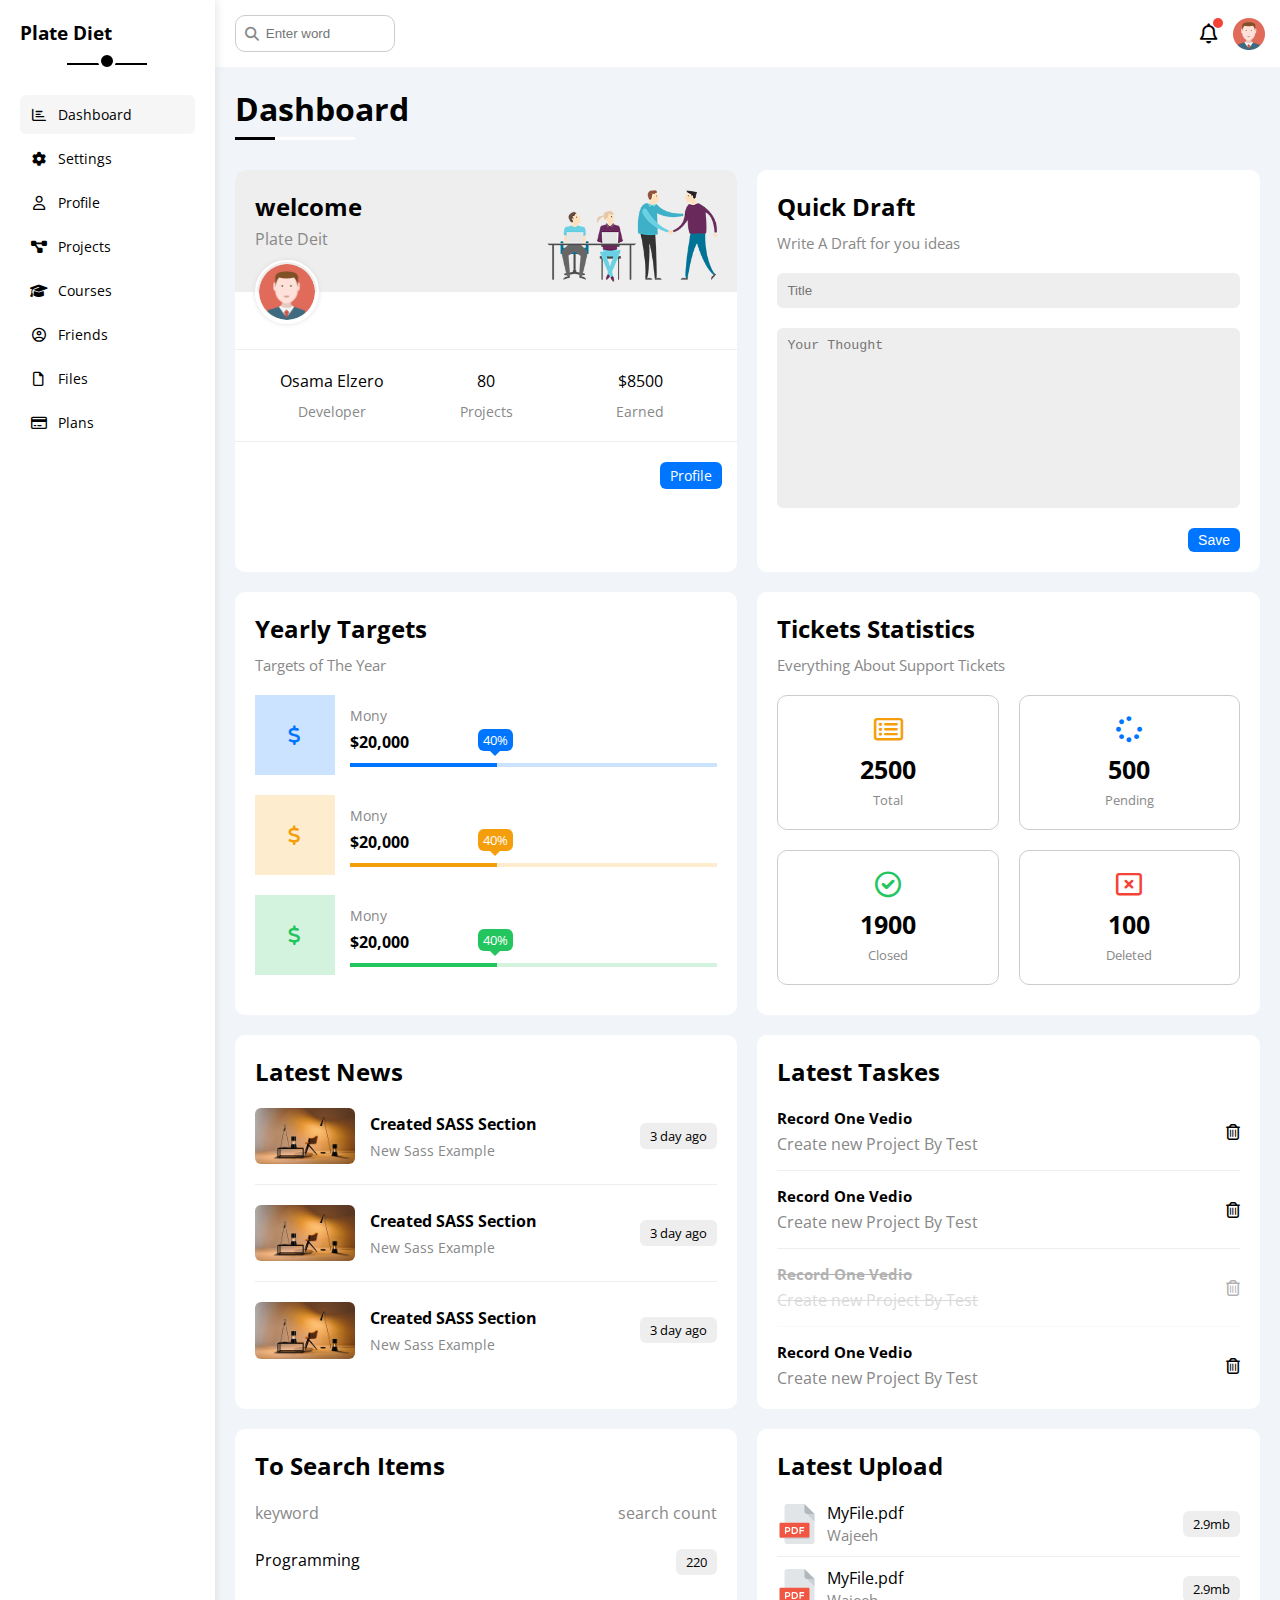
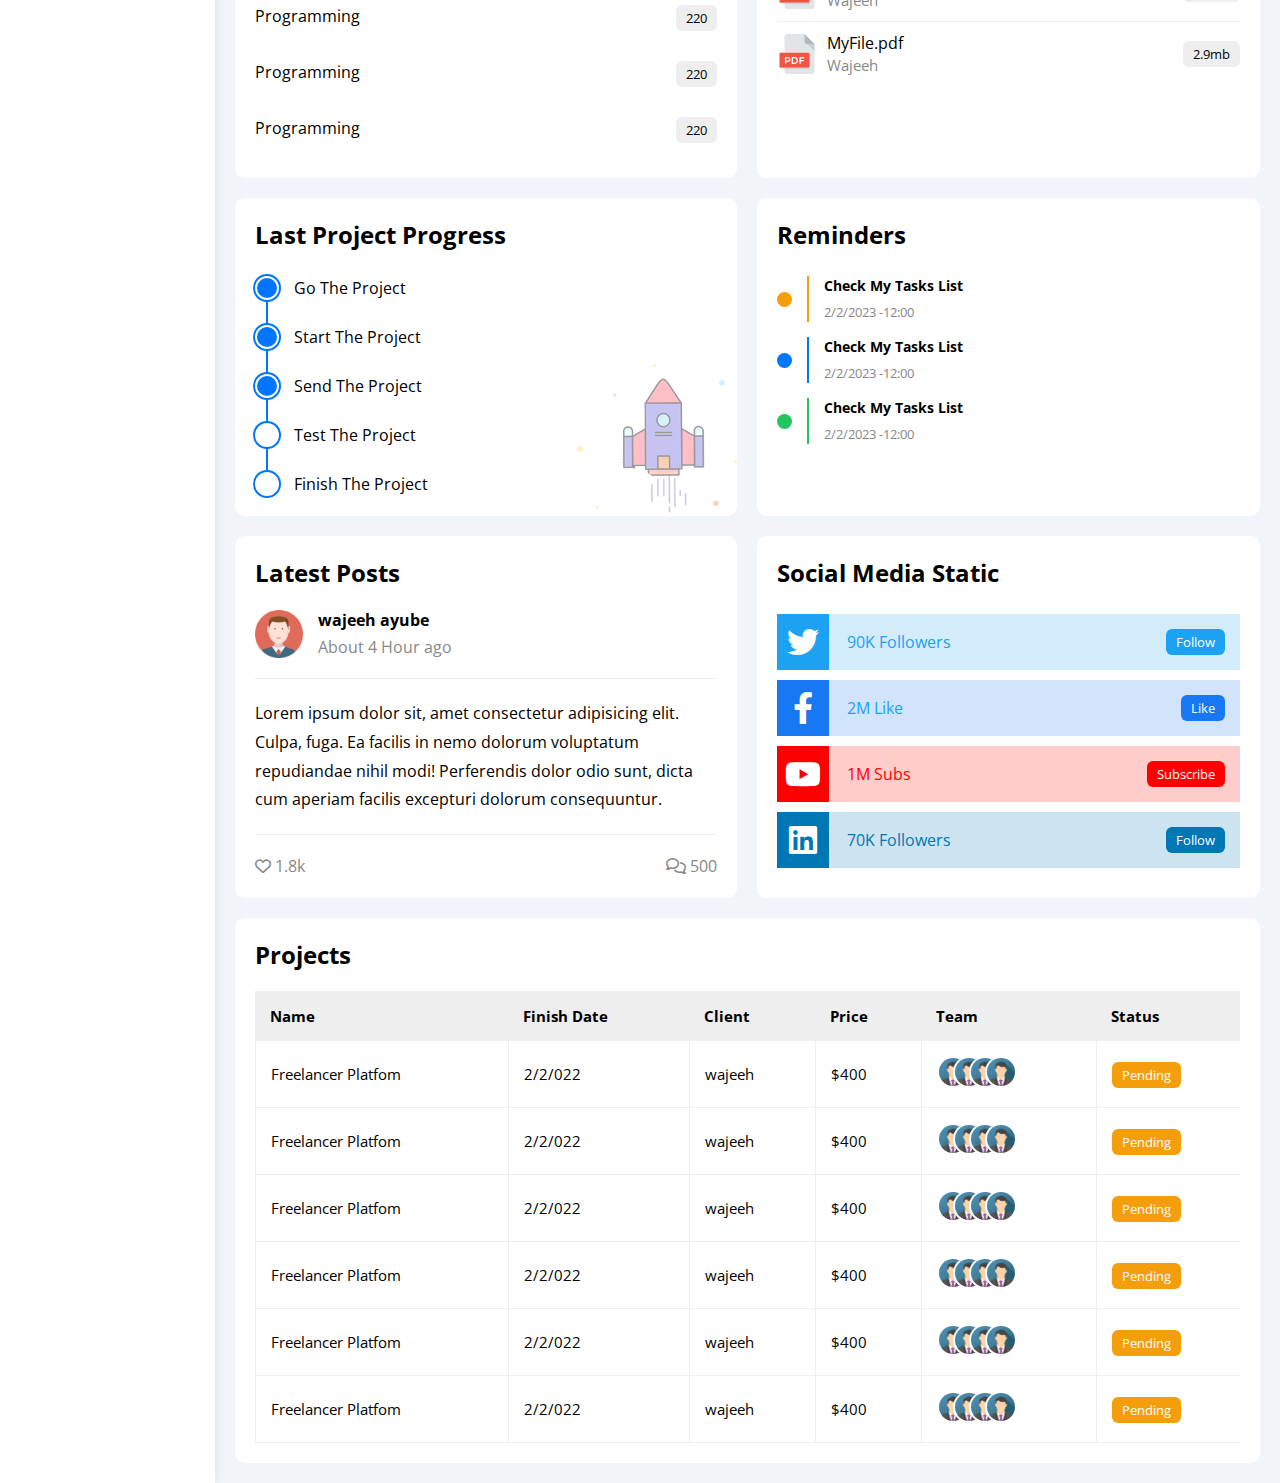
<file: index.html>
<!DOCTYPE html>
<html lang="en">
  <head>
    <meta charset="UTF-8" />
    <meta http-equiv="X-UA-Compatible" content="IE=edge" />
    <meta name="viewport" content="width=device-width, initial-scale=1.0" />
    <title>Document</title>
    <link rel="stylesheet" href="css/all.min.css" />
    <link rel="stylesheet" href="framework/framework.css" />
    <link rel="stylesheet" href="css/style.css" />
    <link
      href="https://fonts.googleapis.com/css2?family=Open+Sans:wght@300;500&display=swap"
      rel="stylesheet"
    />
  </head>
  <body>
    <div class="page d-flex">
      <div class="sidebar bg-white p-20 p-relative">
        <h3 class="p-relative txt-center mt-0">Plate Diet</h3>
        <ul>
          <li>
            <a
              class="active d-flex align-center fs-14 c-black rad-6 p-10"
              href="index.html"
            >
              <i class="fa-regular fa-chart-bar fa-fw"></i>
              <span>Dashboard</span>
            </a>
          </li>
          <li>
            <a
              class="d-flex align-center fs-14 c-black rad-6 p-10"
              href="settings.html"
            >
              <i class="fa-solid fa-gear fa-fw"></i>
              <span>Settings</span>
            </a>
          </li>
          <li>
            <a
              class="d-flex align-center fs-14 c-black rad-6 p-10"
              href="profile.html"
            >
              <i class="fa-regular fa-user fa-fw"></i>
              <span>Profile</span>
            </a>
          </li>
          <li>
            <a
              class="d-flex align-center fs-14 c-black rad-6 p-10"
              href="projects.html"
            >
              <i class="fa-solid fa-diagram-project fa-fw"></i>
              <span>Projects</span>
            </a>
          </li>
          <li>
            <a
              class="d-flex align-center fs-14 c-black rad-6 p-10"
              href="courses.html"
            >
              <i class="fa-solid fa-graduation-cap fa-fw"></i>
              <span>Courses</span>
            </a>
          </li>
          <li>
            <a
              class="d-flex align-center fs-14 c-black rad-6 p-10"
              href="friends.html"
            >
              <i class="fa-regular fa-circle-user fa-fw"></i>
              <span>Friends</span>
            </a>
          </li>
          <li>
            <a
              class="d-flex align-center fs-14 c-black rad-6 p-10"
              href="files.html"
            >
              <i class="fa-regular fa-file fa-fw"></i>
              <span>Files</span>
            </a>
          </li>
          <li>
            <a
              class="d-flex align-center fs-14 c-black rad-6 p-10"
              href="plans.html"
            >
              <i class="fa-regular fa-credit-card fa-fw"></i>
              <span>Plans</span>
            </a>
          </li>
        </ul>
      </div>
      <div class="content w-full">
        <!-- start Head -->
        <div class="head bg-white p-15 between-flex">
          <div class="search p-relative">
            <input type="search" placeholder="Enter word" class="p-10" />
          </div>
          <div class="icons d-flex align-center">
            <span class="notification p-relative">
              <i class="fa-regular fa-bell fa-lg"></i>
            </span>
            <img src="imgs/avatar.png" alt="" />
          </div>
        </div>
        <!-- end Head -->
        <h1 class="p-relative">Dashboard</h1>
        <div class="wrapper d-grid gap-20">
          <div class="welcome bg-white rad-10 txt-c-mobile block-mobile">
            <div class="intro p-20 d-flex space-between bg-eee">
              <div>
                <h2 class="m-0">welcome</h2>
                <p class="c-grey mt-5">Plate Deit</p>
              </div>
              <img src="imgs/welcome.png" class="hide-mobile" />
            </div>
            <img src="imgs/avatar.png" alt="" class="avatar" />
            <div class="body text-c d-flex p-20 mt-20 mb-20 block-mobile">
              <div>
                Osama Elzero
                <span class="d-block c-grey fs-14 mt-10">Developer</span>
              </div>
              <div>
                80 <span class="d-block c-grey fs-14 mt-10">Projects</span>
              </div>
              <div>
                $8500 <span class="d-block c-grey fs-14 mt-10">Earned</span>
              </div>
            </div>
            <a
              href="profile.html"
              class="visit d-block fs-14 rad-6 bg-blue c-white w-fit btn-shape"
              >Profile</a
            >
          </div>
          <div class="quick-draft p-20 bg-white rad-10">
            <h2 class="mt-0 mb-10">Quick Draft</h2>
            <p class="mt-0 mb-20 c-grey fs-15">Write A Draft for you ideas</p>
            <form>
              <input
                type="text"
                class="d-block mb-20 w-full p-10 b-none bg-eee rad-6"
                placeholder="Title"
              />
              <textarea
                class="d-block mb-20 w-full p-10 b-none bg-eee rad-6"
                placeholder="Your Thought"
              ></textarea>
              <input
                class="save d-block fs-14 bg-blue c-white b-none w-fit btn-shape"
                type="submit"
                value="Save"
              />
            </form>
          </div>
          <div class="targets p-20 bg-white rad-10">
            <h2 class="mt-0 mb-10">Yearly Targets</h2>
            <p class="mt-0 mb-20 c-grey fs-15">Targets of The Year</p>
            <div class="target-row mb-20 d-flex align-center blue">
              <div class="icon center-flex">
                <i class="fa-solid fa-dollar-sign fa-lg c-blue"></i>
              </div>
              <div class="details">
                <span class="fs-14 c-grey">Mony</span>
                <span class="d-block mt-5 mb-10 fw-bold">$20,000</span>
                <div class="progress p-relative">
                  <span class="bg-blue blue" style="width: 40%">
                    <span class="bg-blue">40%</span></span
                  >
                </div>
              </div>
            </div>
            <div class="target-row mb-20 d-flex align-center orange">
              <div class="icon center-flex">
                <i class="fa-solid fa-dollar-sign fa-lg c-orange"></i>
              </div>
              <div class="details">
                <span class="fs-14 c-grey">Mony</span>
                <span class="d-block mt-5 mb-10 fw-bold">$20,000</span>
                <div class="progress p-relative">
                  <span class="bg-orange orange" style="width: 40%">
                    <span class="bg-orange">40%</span></span
                  >
                </div>
              </div>
            </div>
            <div class="target-row mb-20 d-flex align-center green">
              <div class="icon center-flex">
                <i class="fa-solid fa-dollar-sign fa-lg c-green"></i>
              </div>
              <div class="details">
                <span class="fs-14 c-grey">Mony</span>
                <span class="d-block mt-5 mb-10 fw-bold">$20,000</span>
                <div class="progress p-relative">
                  <span class="bg-green green" style="width: 40%">
                    <span class="bg-green">40%</span></span
                  >
                </div>
              </div>
            </div>
          </div>
          <div class="tickets p-20 bg-white rad-10">
            <h2 class="mt-0 mb-10">Tickets Statistics</h2>
            <p class="mt-0 mb-20 c-grey fs-15">
              Everything About Support Tickets
            </p>
            <div class="d-flex text-c gap-20 f-wrap">
              <div class="box p-20 rad-10 fs-13 c-grey">
                <i
                  class="fa-regular fa-rectangle-list fa-2x mb-10 c-orange"
                ></i>
                <span class="d-block c-black fw-bold fs-25 mb-5">2500</span>
                Total
              </div>
              <div class="box p-20 rad-10 fs-13 c-grey">
                <i class="fa-solid fa-spinner fa-2x mb-10 c-blue"></i>
                <span class="d-block c-black fw-bold fs-25 mb-5">500</span>
                Pending
              </div>
              <div class="box p-20 rad-10 fs-13 c-grey">
                <i class="fa-regular fa-circle-check fa-2x mb-10 c-green"></i>
                <span class="d-block c-black fw-bold fs-25 mb-5">1900</span>
                Closed
              </div>
              <div class="box p-20 rad-10 fs-13 c-grey">
                <i class="fa-regular fa-rectangle-xmark fa-2x mb-10 c-red"></i>
                <span class="d-block c-black fw-bold fs-25 mb-5">100</span>
                Deleted
              </div>
            </div>
          </div>
          <div class="latest-news p-20 bg-white rad-10 text-c-mobile">
            <h2 class="mt-0 mb-20">Latest News</h2>
            <div class="news-row d-flex align-center">
              <img src="imgs/news-01.png" />
              <div class="info">
                <h3>Created SASS Section</h3>
                <p class="m-0 fs-14 c-grey">New Sass Example</p>
              </div>
              <div class="btn-shape bg-eee fs-13 label">3 day ago</div>
            </div>
            <div class="news-row d-flex align-center">
              <img src="imgs/news-01.png" />
              <div class="info">
                <h3>Created SASS Section</h3>
                <p class="m-0 fs-14 c-grey">New Sass Example</p>
              </div>
              <div class="btn-shape bg-eee fs-13 label">3 day ago</div>
            </div>
            <div class="news-row d-flex align-center">
              <img src="imgs/news-01.png" />
              <div class="info">
                <h3>Created SASS Section</h3>
                <p class="m-0 fs-14 c-grey">New Sass Example</p>
              </div>
              <div class="btn-shape bg-eee fs-13 label">3 day ago</div>
            </div>
          </div>
          <div class="tasks p-20 bg-white rad-10">
            <h2 class="mt-0 mb-20">Latest Taskes</h2>
            <div class="task-row between-flex">
              <div class="info">
                <h3 class="mt-0 mb-5 fs-15">Record One Vedio</h3>
                <p class="m-0 c-grey">Create new Project By Test</p>
              </div>
              <i class="fa-regular fa-trash-can delete"></i>
            </div>
            <div class="task-row between-flex">
              <div class="info">
                <h3 class="mt-0 mb-5 fs-15">Record One Vedio</h3>
                <p class="m-0 c-grey">Create new Project By Test</p>
              </div>
              <i class="fa-regular fa-trash-can delete"></i>
            </div>
            <div class="task-row between-flex done">
              <div class="info">
                <h3 class="mt-0 mb-5 fs-15">Record One Vedio</h3>
                <p class="m-0 c-grey">Create new Project By Test</p>
              </div>
              <i class="fa-regular fa-trash-can delete"></i>
            </div>
            <div class="task-row between-flex">
              <div class="info">
                <h3 class="mt-0 mb-5 fs-15">Record One Vedio</h3>
                <p class="m-0 c-grey">Create new Project By Test</p>
              </div>
              <i class="fa-regular fa-trash-can delete"></i>
            </div>
          </div>
          <div class="search-items p-20 bg-white rad-10">
            <h2 class="mt-0 mb-20">To Search Items</h2>
            <div class="items-head d-flex space-between c-grey mb-10">
              <div>keyword</div>
              <div>search count</div>
            </div>
            <div class="items d-flex space-between pt-15 pb-15">
              <span>Programming</span>
              <span class="bg-eee fs-13 btn-shape">220</span>
            </div>
            <div class="items d-flex space-between pt-15 pb-15">
              <span>Programming</span>
              <span class="bg-eee fs-13 btn-shape">220</span>
            </div>
            <div class="items d-flex space-between pt-15 pb-15">
              <span>Programming</span>
              <span class="bg-eee fs-13 btn-shape">220</span>
            </div>
            <div class="items d-flex space-between pt-15 pb-15">
              <span>Programming</span>
              <span class="bg-eee fs-13 btn-shape">220</span>
            </div>
          </div>
          <div class="latest-uploads p-20 bg-white rad-10 text-c-mobile">
            <h2 class="mt-0 mb-20">Latest Upload</h2>
            <ul class="m-0">
              <li class="between-flex pb-10 mb-10">
                <div class="d-flex align-center">
                  <img src="imgs/pdf.svg" class="mr-10" />

                  <div>
                    <span class="d-block">MyFile.pdf</span>
                    <span class="fs-15 c-grey">Wajeeh</span>
                  </div>
                </div>
                <div class="bg-eee btn-shape fs-13">2.9mb</div>
              </li>
              <li class="between-flex pb-10 mb-10">
                <div class="d-flex align-center">
                  <img src="imgs/pdf.svg" class="mr-10" />

                  <div>
                    <span class="d-block">MyFile.pdf</span>
                    <span class="fs-15 c-grey">Wajeeh</span>
                  </div>
                </div>
                <div class="bg-eee btn-shape fs-13">2.9mb</div>
              </li>
              <li class="between-flex pb-10 mb-10">
                <div class="d-flex align-center">
                  <img src="imgs/pdf.svg" class="mr-10" />

                  <div>
                    <span class="d-block">MyFile.pdf</span>
                    <span class="fs-15 c-grey">Wajeeh</span>
                  </div>
                </div>
                <div class="bg-eee btn-shape fs-13">2.9mb</div>
              </li>
            </ul>
          </div>
          <div class="last-project p-20 bg-white rad-10 p-relative">
            <h2 class="mt-0 mb-20">Last Project Progress</h2>
            <ul class="m-0 p-relative">
              <li class="mt-25 d-flex align-center done">Go The Project</li>
              <li class="mt-25 d-flex align-center done">Start The Project</li>
              <li class="mt-25 d-flex align-center done">Send The Project</li>
              <li class="mt-25 d-flex align-center currnet">
                Test The Project
              </li>
              <li class="mt-25 d-flex align-center">Finish The Project</li>
            </ul>
            <img
              src="imgs/project.png"
              class="launch-icon hide-mobile"
              alt=""
            />
          </div>
          <div class="reminders p-20 bg-white rad-10 p-relative">
            <h2 class="mt-0 mb-25">Reminders</h2>
            <ul class="m-0">
              <li class="d-flex align-center mt-15">
                <span class="key bg-orange mr-15 d-block rad-half"></span>
                <div class="pl-15 orange">
                  <p class="fs-14 fw-bold mt-0 mb-5">Check My Tasks List</p>
                  <span class="fs-13 c-grey">2/2/2023 -12:00</span>
                </div>
              </li>
              <li class="d-flex align-center mt-15">
                <span class="key bg-blue mr-15 d-block rad-half"></span>
                <div class="pl-15 blue">
                  <p class="fs-14 fw-bold mt-0 mb-5">Check My Tasks List</p>
                  <span class="fs-13 c-grey">2/2/2023 -12:00</span>
                </div>
              </li>
              <li class="d-flex align-center mt-15">
                <span class="key bg-green mr-15 d-block rad-half"></span>
                <div class="pl-15 green">
                  <p class="fs-14 fw-bold mt-0 mb-5">Check My Tasks List</p>
                  <span class="fs-13 c-grey">2/2/2023 -12:00</span>
                </div>
              </li>
            </ul>
          </div>
          <div class="latest-post p-20 bg-white rad-10 p-relative">
            <h2 class="mt-0 mb-20">Latest Posts</h2>
            <div class="top d-flex align-center">
              <img src="imgs/avatar.png" class="avatar mr-15" />

              <div class="info">
                <span class="d-block mb-5 fw-bold">wajeeh ayube</span>
                <span class="c-grey">About 4 Hour ago</span>
              </div>
            </div>
            <div class="post-content text-c-mobile pt-20 pb-20 mt-20 mb-20">
              Lorem ipsum dolor sit, amet consectetur adipisicing elit. Culpa,
              fuga. Ea facilis in nemo dolorum voluptatum repudiandae nihil
              modi! Perferendis dolor odio sunt, dicta cum aperiam facilis
              excepturi dolorum consequuntur.
            </div>
            <div class="post-stats between-flex c-grey">
              <div>
                <i class="fa-regular fa-heart"></i>
                <span>1.8k</span>
              </div>
              <div>
                <i class="fa-regular fa-comments"></i>
                <span>500</span>
              </div>
            </div>
          </div>
          <div class="social-media p-20 bg-white rad-10 p-relative">
            <h2 class="mt-0 mb-25">Social Media Static</h2>
            <div class="box twitter p-15 p-relative mb-10 between-flex">
              <i
                class="fa-brands fa-twitter fa-2x c-white h-full center-flex"
              ></i>
              <span>90K Followers</span>
              <a class="fs-13 c-white btn-shape" href="#">Follow</a>
            </div>
            <div class="box facebook p-15 p-relative mb-10 between-flex">
              <i
                class="fa-brands fa-facebook-f fa-2x c-white h-full center-flex"
              ></i>
              <span>2M Like</span>
              <a class="fs-13 c-white btn-shape" href="#">Like</a>
            </div>
            <div class="box youtube p-15 p-relative mb-10 between-flex">
              <i
                class="fa-brands fa-youtube fa-2x c-white h-full center-flex"
              ></i>
              <span>1M Subs</span>
              <a class="fs-13 c-white btn-shape" href="#">Subscribe</a>
            </div>
            <div class="box linkedin p-15 p-relative mb-10 between-flex">
              <i
                class="fa-brands fa-linkedin fa-2x c-white h-full center-flex"
              ></i>
              <span>70K Followers</span>
              <a class="fs-13 c-white btn-shape" href="#">Follow</a>
            </div>
          </div>
        </div>
        <!-- start projects -->
        <div class="projects p-20 bg-white rad-10 m-20">
          <h2 class="mt-0 mb-20">Projects</h2>
          <div class="responsive-table">
            <table class="fs-15 w-full">
              <thead>
                <tr>
                  <td>Name</td>
                  <td>Finish Date</td>
                  <td>Client</td>
                  <td>Price</td>
                  <td>Team</td>
                  <td>Status</td>
                </tr>
              </thead>
              <tbody>
                <tr>
                  <td>Freelancer Platfom</td>
                  <td>2/2/022</td>
                  <td>wajeeh</td>
                  <td>$400</td>
                  <td>
                    <img src="imgs/team-01.png" />
                    <img src="imgs/team-01.png" />
                    <img src="imgs/team-01.png" />
                    <img src="imgs/team-01.png" />
                  </td>
                  <td>
                    <span class="label bg-orange c-white btn-shape"
                      >Pending</span
                    >
                  </td>
                </tr>
                <tr>
                  <td>Freelancer Platfom</td>
                  <td>2/2/022</td>
                  <td>wajeeh</td>
                  <td>$400</td>
                  <td>
                    <img src="imgs/team-01.png" />
                    <img src="imgs/team-01.png" />
                    <img src="imgs/team-01.png" />
                    <img src="imgs/team-01.png" />
                  </td>
                  <td>
                    <span class="label bg-orange c-white btn-shape"
                      >Pending</span
                    >
                  </td>
                </tr>
                <tr>
                  <td>Freelancer Platfom</td>
                  <td>2/2/022</td>
                  <td>wajeeh</td>
                  <td>$400</td>
                  <td>
                    <img src="imgs/team-01.png" />
                    <img src="imgs/team-01.png" />
                    <img src="imgs/team-01.png" />
                    <img src="imgs/team-01.png" />
                  </td>
                  <td>
                    <span class="label bg-orange c-white btn-shape"
                      >Pending</span
                    >
                  </td>
                </tr>
                <tr>
                  <td>Freelancer Platfom</td>
                  <td>2/2/022</td>
                  <td>wajeeh</td>
                  <td>$400</td>
                  <td>
                    <img src="imgs/team-01.png" />
                    <img src="imgs/team-01.png" />
                    <img src="imgs/team-01.png" />
                    <img src="imgs/team-01.png" />
                  </td>
                  <td>
                    <span class="label bg-orange c-white btn-shape"
                      >Pending</span
                    >
                  </td>
                </tr>
                <tr>
                  <td>Freelancer Platfom</td>
                  <td>2/2/022</td>
                  <td>wajeeh</td>
                  <td>$400</td>
                  <td>
                    <img src="imgs/team-01.png" />
                    <img src="imgs/team-01.png" />
                    <img src="imgs/team-01.png" />
                    <img src="imgs/team-01.png" />
                  </td>
                  <td>
                    <span class="label bg-orange c-white btn-shape"
                      >Pending</span
                    >
                  </td>
                </tr>
                <tr>
                  <td>Freelancer Platfom</td>
                  <td>2/2/022</td>
                  <td>wajeeh</td>
                  <td>$400</td>
                  <td>
                    <img src="imgs/team-01.png" />
                    <img src="imgs/team-01.png" />
                    <img src="imgs/team-01.png" />
                    <img src="imgs/team-01.png" />
                  </td>
                  <td>
                    <span class="label bg-orange c-white btn-shape"
                      >Pending</span
                    >
                  </td>
                </tr>
              </tbody>
            </table>
          </div>
        </div>
        <!-- end projects -->
      </div>
    </div>
  </body>
</html>
</file>
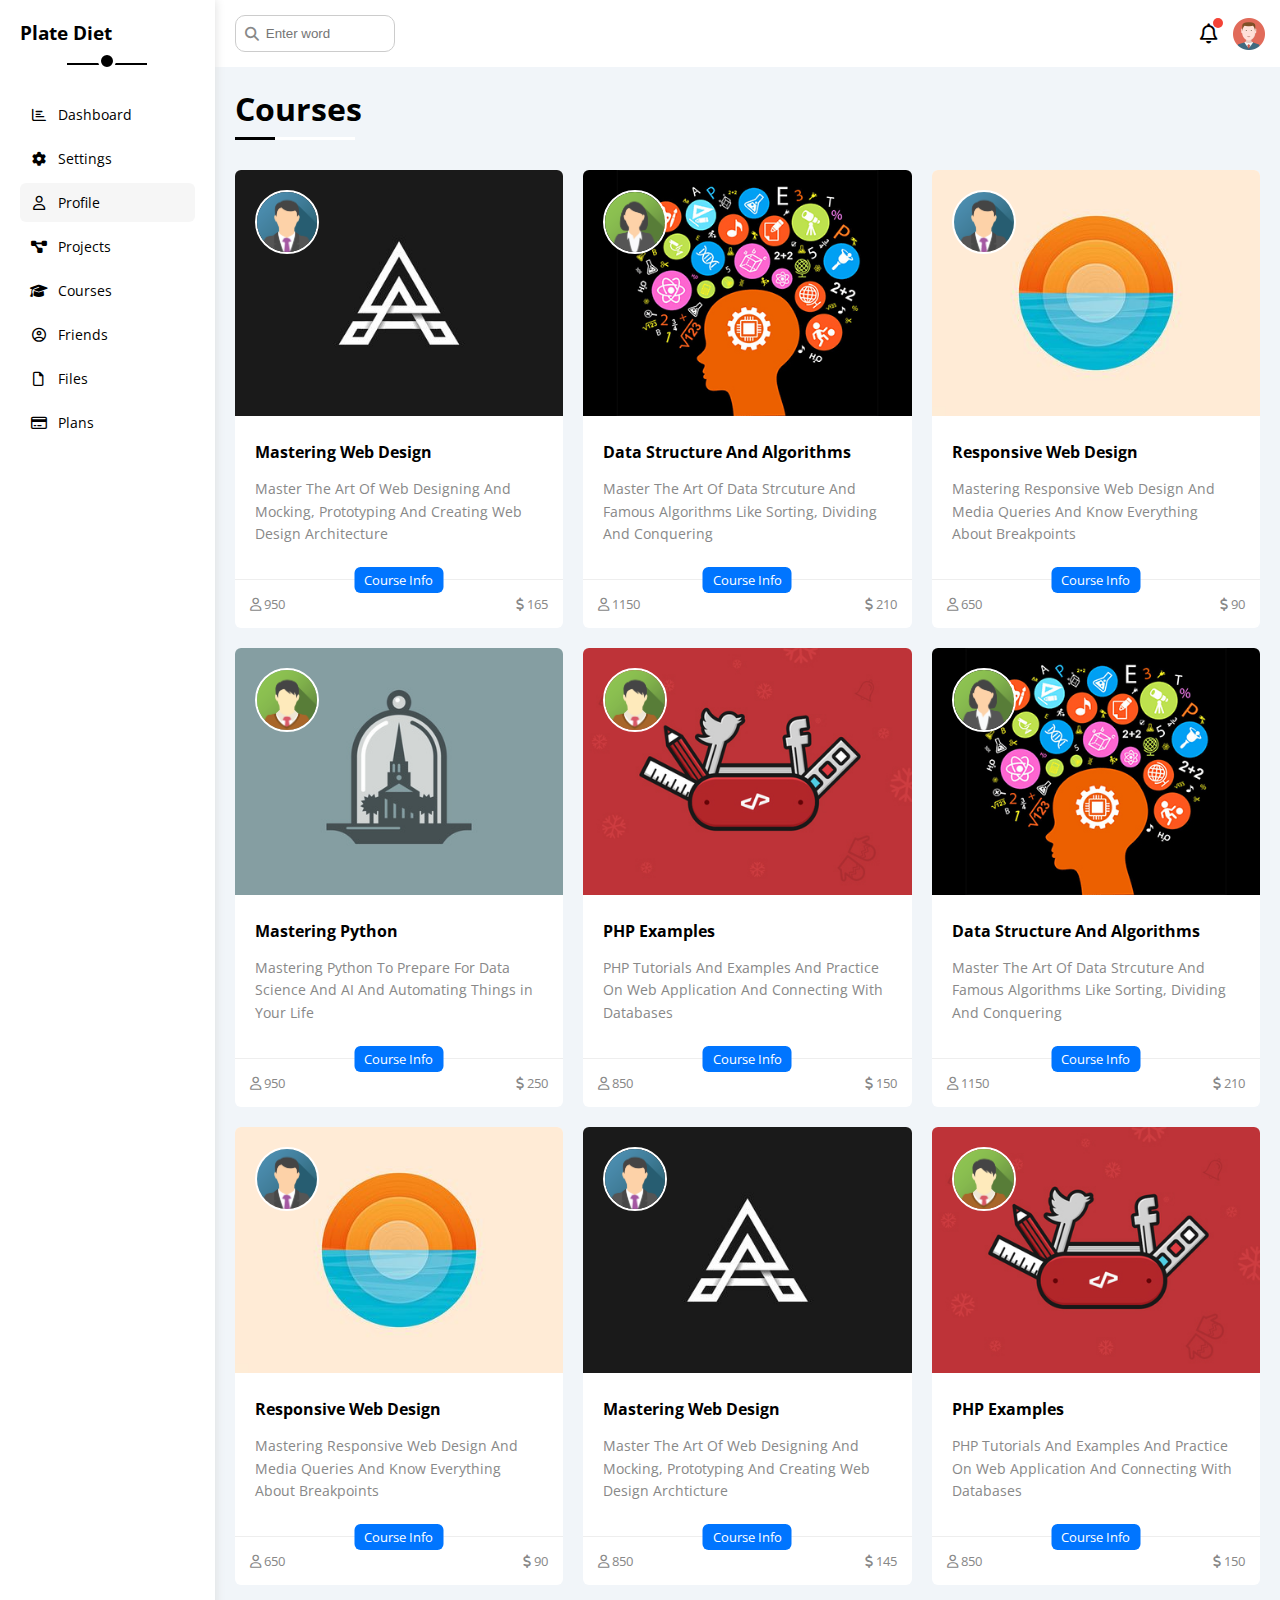
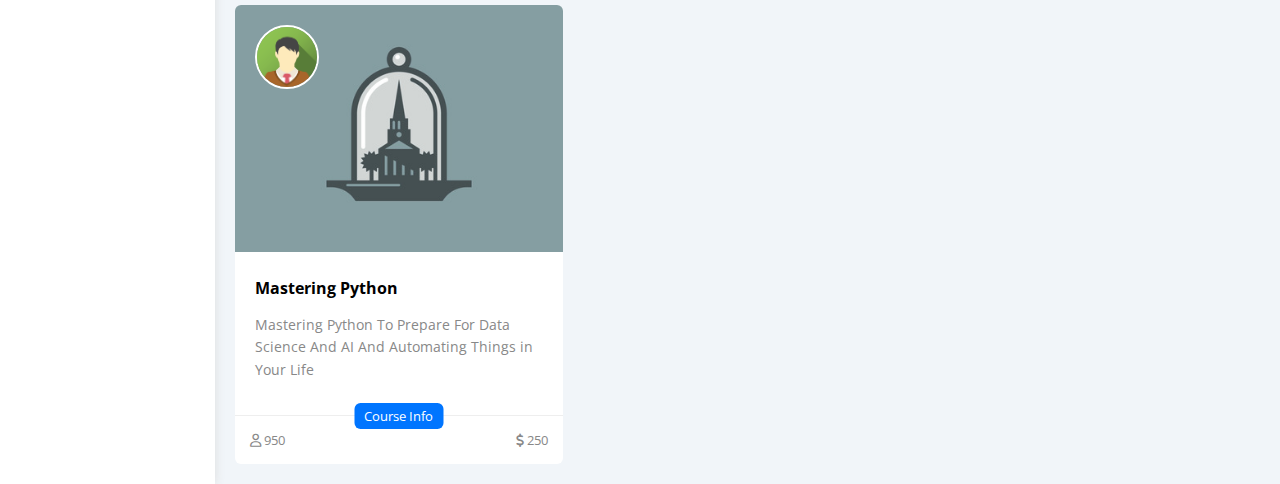
<file: courses.html>
<!DOCTYPE html>
<html lang="en">
  <head>
    <meta charset="UTF-8" />
    <meta http-equiv="X-UA-Compatible" content="IE=edge" />
    <meta name="viewport" content="width=device-width, initial-scale=1.0" />
    <title>Document</title>
    <link rel="stylesheet" href="css/all.min.css" />
    <link rel="stylesheet" href="framework/framework.css" />
    <link rel="stylesheet" href="css/style.css" />
    <link rel="stylesheet" href="css/courses.css" />
    <link
      href="https://fonts.googleapis.com/css2?family=Open+Sans:wght@300;500&display=swap"
      rel="stylesheet"
    />
  </head>
  <body>
    <div class="page d-flex">
      <div class="sidebar bg-white p-20 p-relative">
        <h3 class="p-relative txt-center mt-0">Plate Diet</h3>
        <ul>
          <li>
            <a
              class="d-flex align-center fs-14 c-black rad-6 p-10"
              href="index.html"
            >
              <i class="fa-regular fa-chart-bar fa-fw"></i>
              <span>Dashboard</span>
            </a>
          </li>
          <li>
            <a
              class="d-flex align-center fs-14 c-black rad-6 p-10"
              href="settings.html"
            >
              <i class="fa-solid fa-gear fa-fw"></i>
              <span>Settings</span>
            </a>
          </li>
          <li>
            <a
              class="active d-flex align-center fs-14 c-black rad-6 p-10"
              href="profile.html"
            >
              <i class="fa-regular fa-user fa-fw"></i>
              <span>Profile</span>
            </a>
          </li>
          <li>
            <a
              class="d-flex align-center fs-14 c-black rad-6 p-10"
              href="projects.html"
            >
              <i class="fa-solid fa-diagram-project fa-fw"></i>
              <span>Projects</span>
            </a>
          </li>
          <li>
            <a
              class="d-flex align-center fs-14 c-black rad-6 p-10"
              href="courses.html"
            >
              <i class="fa-solid fa-graduation-cap fa-fw"></i>
              <span>Courses</span>
            </a>
          </li>
          <li>
            <a
              class="d-flex align-center fs-14 c-black rad-6 p-10"
              href="friends.html"
            >
              <i class="fa-regular fa-circle-user fa-fw"></i>
              <span>Friends</span>
            </a>
          </li>
          <li>
            <a
              class="d-flex align-center fs-14 c-black rad-6 p-10"
              href="files.html"
            >
              <i class="fa-regular fa-file fa-fw"></i>
              <span>Files</span>
            </a>
          </li>
          <li>
            <a
              class="d-flex align-center fs-14 c-black rad-6 p-10"
              href="plans.html"
            >
              <i class="fa-regular fa-credit-card fa-fw"></i>
              <span>Plans</span>
            </a>
          </li>
        </ul>
      </div>
      <div class="content w-full">
        <!-- start Head -->
        <div class="head bg-white p-15 between-flex">
          <div class="search p-relative">
            <input type="search" placeholder="Enter word" class="p-10" />
          </div>
          <div class="icons d-flex align-center">
            <span class="notification p-relative">
              <i class="fa-regular fa-bell fa-lg"></i>
            </span>
            <img src="imgs/avatar.png" alt="" />
          </div>
        </div>
        <!-- end Head -->
        <h1 class="p-relative">Courses</h1>
        <div class="courses-page d-grid m-20 gap-20">
          <div class="course bg-white rad-6 p-relative">
            <img class="cover" src="imgs/course-01.jpg" alt="" />
            <img class="instructor" src="imgs/team-01.png" alt="" />
            <div class="p-20">
              <h4 class="m-0">Mastering Web Design</h4>
              <p class="description c-grey mt-15 fs-14">
                Master The Art Of Web Designing And Mocking, Prototyping And
                Creating Web Design Architecture
              </p>
            </div>
            <div class="info p-15 p-relative between-flex">
              <span class="title bg-blue c-white btn-shape">Course Info</span>
              <span class="c-grey">
                <i class="fa-regular fa-user"></i>
                950
              </span>
              <span class="c-grey">
                <i class="fa-solid fa-dollar-sign"></i>
                165
              </span>
            </div>
          </div>
          <div class="course bg-white rad-6 p-relative">
            <img class="cover" src="imgs/course-02.jpg" alt="" />
            <img class="instructor" src="imgs/team-02.png" alt="" />
            <div class="p-20">
              <h4 class="m-0">Data Structure And Algorithms</h4>
              <p class="description c-grey mt-15 fs-14">
                Master The Art Of Data Strcuture And Famous Algorithms Like
                Sorting, Dividing And Conquering
              </p>
            </div>
            <div class="info p-15 p-relative between-flex">
              <span class="title bg-blue c-white btn-shape">Course Info</span>
              <span class="c-grey">
                <i class="fa-regular fa-user"></i> 1150</span
              >
              <span class="c-grey"
                ><i class="fa-solid fa-dollar-sign"></i> 210</span
              >
            </div>
          </div>
          <div class="course bg-white rad-6 p-relative">
            <img class="cover" src="imgs/course-03.jpg" alt="" />
            <img class="instructor" src="imgs/team-01.png" alt="" />
            <div class="p-20">
              <h4 class="m-0">Responsive Web Design</h4>
              <p class="description c-grey mt-15 fs-14">
                Mastering Responsive Web Design And Media Queries And Know
                Everything About Breakpoints
              </p>
            </div>
            <div class="info p-15 p-relative between-flex">
              <span class="title bg-blue c-white btn-shape">Course Info</span>
              <span class="c-grey">
                <i class="fa-regular fa-user"></i> 650</span
              >
              <span class="c-grey"
                ><i class="fa-solid fa-dollar-sign"></i> 90</span
              >
            </div>
          </div>
          <div class="course bg-white rad-6 p-relative">
            <img class="cover" src="imgs/course-04.jpg" alt="" />
            <img class="instructor" src="imgs/team-03.png" alt="" />
            <div class="p-20">
              <h4 class="m-0">Mastering Python</h4>
              <p class="description c-grey mt-15 fs-14">
                Mastering Python To Prepare For Data Science And AI And
                Automating Things in Your Life
              </p>
            </div>
            <div class="info p-15 p-relative between-flex">
              <span class="title bg-blue c-white btn-shape">Course Info</span>
              <span class="c-grey">
                <i class="fa-regular fa-user"></i> 950</span
              >
              <span class="c-grey"
                ><i class="fa-solid fa-dollar-sign"></i> 250</span
              >
            </div>
          </div>
          <div class="course bg-white rad-6 p-relative">
            <img class="cover" src="imgs/course-05.jpg" alt="" />
            <img class="instructor" src="imgs/team-03.png" alt="" />
            <div class="p-20">
              <h4 class="m-0">PHP Examples</h4>
              <p class="description c-grey mt-15 fs-14">
                PHP Tutorials And Examples And Practice On Web Application And
                Connecting With Databases
              </p>
            </div>
            <div class="info p-15 p-relative between-flex">
              <span class="title bg-blue c-white btn-shape">Course Info</span>
              <span class="c-grey">
                <i class="fa-regular fa-user"></i> 850</span
              >
              <span class="c-grey"
                ><i class="fa-solid fa-dollar-sign"></i> 150</span
              >
            </div>
          </div>
          <div class="course bg-white rad-6 p-relative">
            <img class="cover" src="imgs/course-02.jpg" alt="" />
            <img class="instructor" src="imgs/team-02.png" alt="" />
            <div class="p-20">
              <h4 class="m-0">Data Structure And Algorithms</h4>
              <p class="description c-grey mt-15 fs-14">
                Master The Art Of Data Strcuture And Famous Algorithms Like
                Sorting, Dividing And Conquering
              </p>
            </div>
            <div class="info p-15 p-relative between-flex">
              <span class="title bg-blue c-white btn-shape">Course Info</span>
              <span class="c-grey">
                <i class="fa-regular fa-user"></i> 1150</span
              >
              <span class="c-grey"
                ><i class="fa-solid fa-dollar-sign"></i> 210</span
              >
            </div>
          </div>
          <div class="course bg-white rad-6 p-relative">
            <img class="cover" src="imgs/course-03.jpg" alt="" />
            <img class="instructor" src="imgs/team-01.png" alt="" />
            <div class="p-20">
              <h4 class="m-0">Responsive Web Design</h4>
              <p class="description c-grey mt-15 fs-14">
                Mastering Responsive Web Design And Media Queries And Know
                Everything About Breakpoints
              </p>
            </div>
            <div class="info p-15 p-relative between-flex">
              <span class="title bg-blue c-white btn-shape">Course Info</span>
              <span class="c-grey">
                <i class="fa-regular fa-user"></i> 650</span
              >
              <span class="c-grey"
                ><i class="fa-solid fa-dollar-sign"></i> 90</span
              >
            </div>
          </div>
          <div class="course bg-white rad-6 p-relative">
            <img class="cover" src="imgs/course-01.jpg" alt="" />
            <img class="instructor" src="imgs/team-01.png" alt="" />
            <div class="p-20">
              <h4 class="m-0">Mastering Web Design</h4>
              <p class="description c-grey mt-15 fs-14">
                Master The Art Of Web Designing And Mocking, Prototyping And
                Creating Web Design Archticture
              </p>
            </div>
            <div class="info p-15 p-relative between-flex">
              <span class="title bg-blue c-white btn-shape">Course Info</span>
              <span class="c-grey">
                <i class="fa-regular fa-user"></i> 850</span
              >
              <span class="c-grey"
                ><i class="fa-solid fa-dollar-sign"></i> 145</span
              >
            </div>
          </div>
          <div class="course bg-white rad-6 p-relative">
            <img class="cover" src="imgs/course-05.jpg" alt="" />
            <img class="instructor" src="imgs/team-03.png" alt="" />
            <div class="p-20">
              <h4 class="m-0">PHP Examples</h4>
              <p class="description c-grey mt-15 fs-14">
                PHP Tutorials And Examples And Practice On Web Application And
                Connecting With Databases
              </p>
            </div>
            <div class="info p-15 p-relative between-flex">
              <span class="title bg-blue c-white btn-shape">Course Info</span>
              <span class="c-grey">
                <i class="fa-regular fa-user"></i> 850</span
              >
              <span class="c-grey"
                ><i class="fa-solid fa-dollar-sign"></i> 150</span
              >
            </div>
          </div>
          <div class="course bg-white rad-6 p-relative">
            <img class="cover" src="imgs/course-04.jpg" alt="" />
            <img class="instructor" src="imgs/team-03.png" alt="" />
            <div class="p-20">
              <h4 class="m-0">Mastering Python</h4>
              <p class="description c-grey mt-15 fs-14">
                Mastering Python To Prepare For Data Science And AI And
                Automating Things in Your Life
              </p>
            </div>
            <div class="info p-15 p-relative between-flex">
              <span class="title bg-blue c-white btn-shape">Course Info</span>
              <span class="c-grey">
                <i class="fa-regular fa-user"></i> 950</span
              >
              <span class="c-grey"
                ><i class="fa-solid fa-dollar-sign"></i> 250</span
              >
            </div>
          </div>
        </div>
      </div>
    </div>
  </body>
</html>
</file>
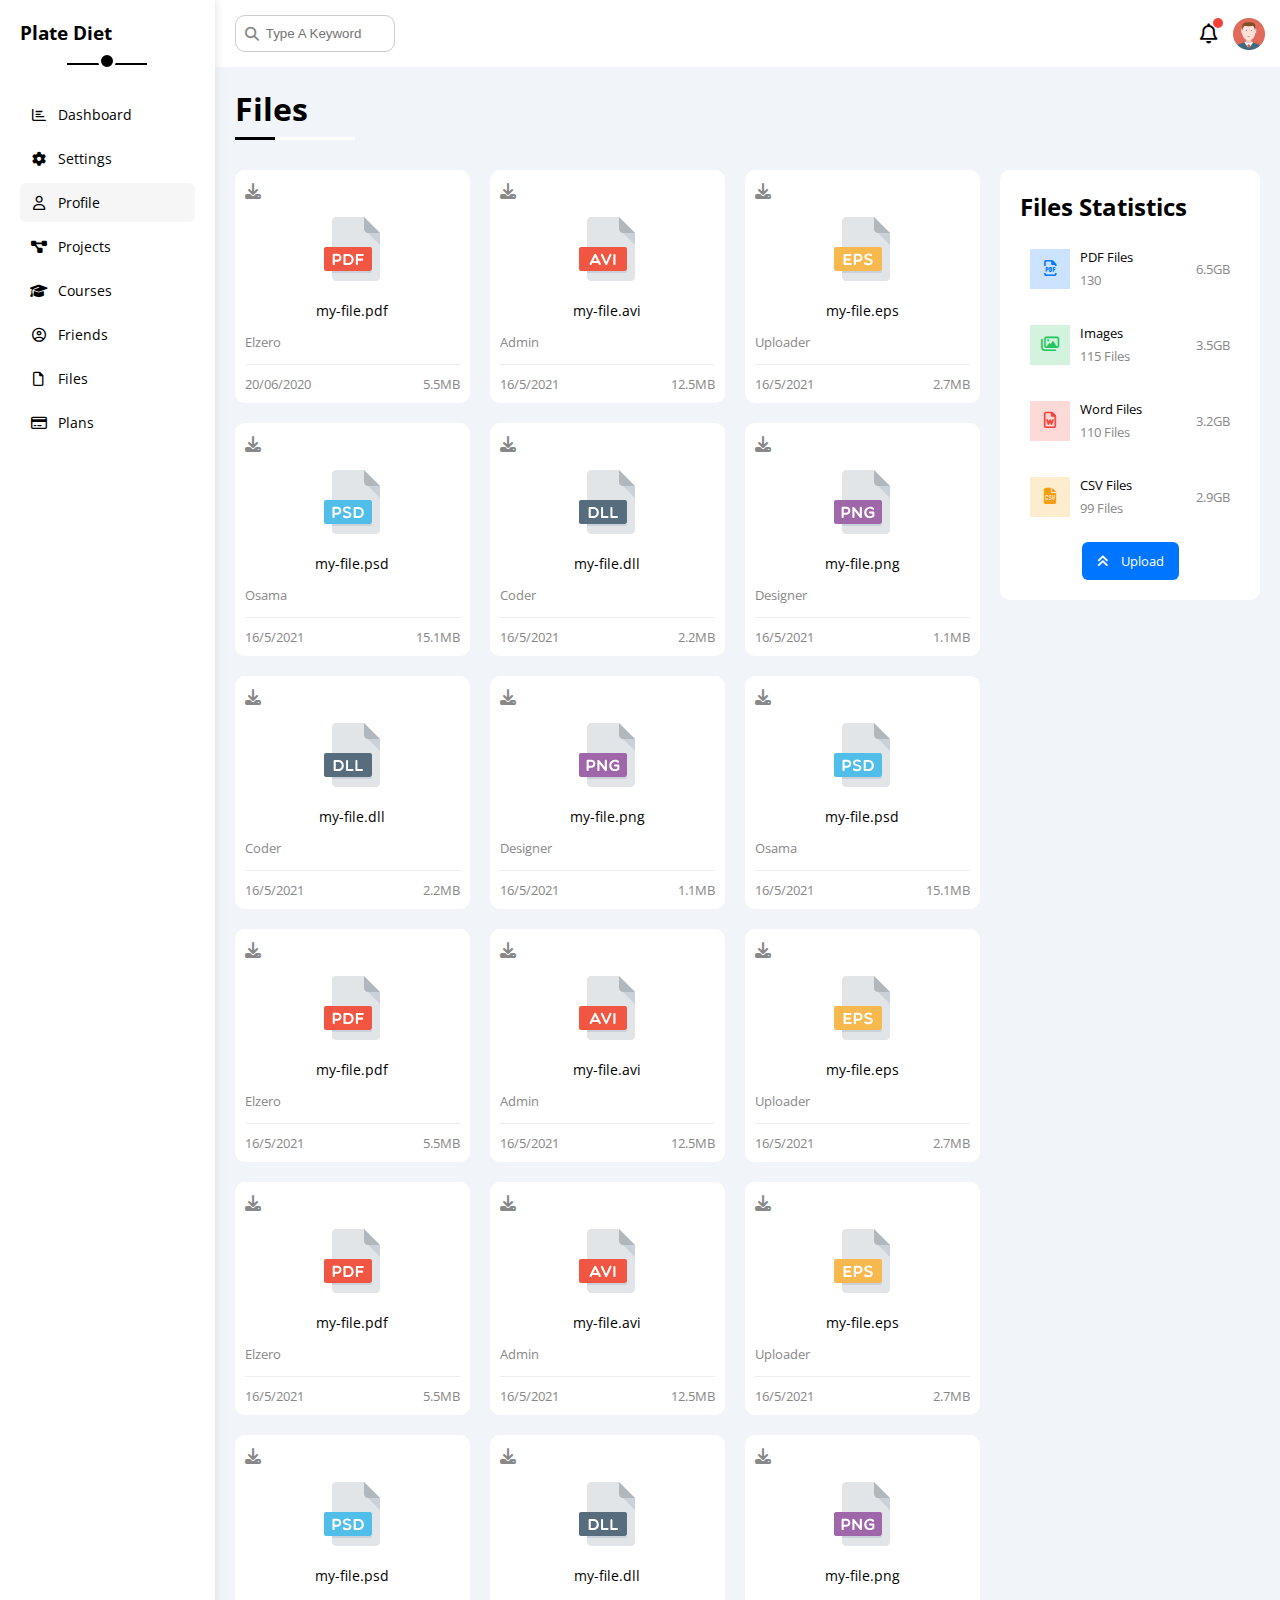
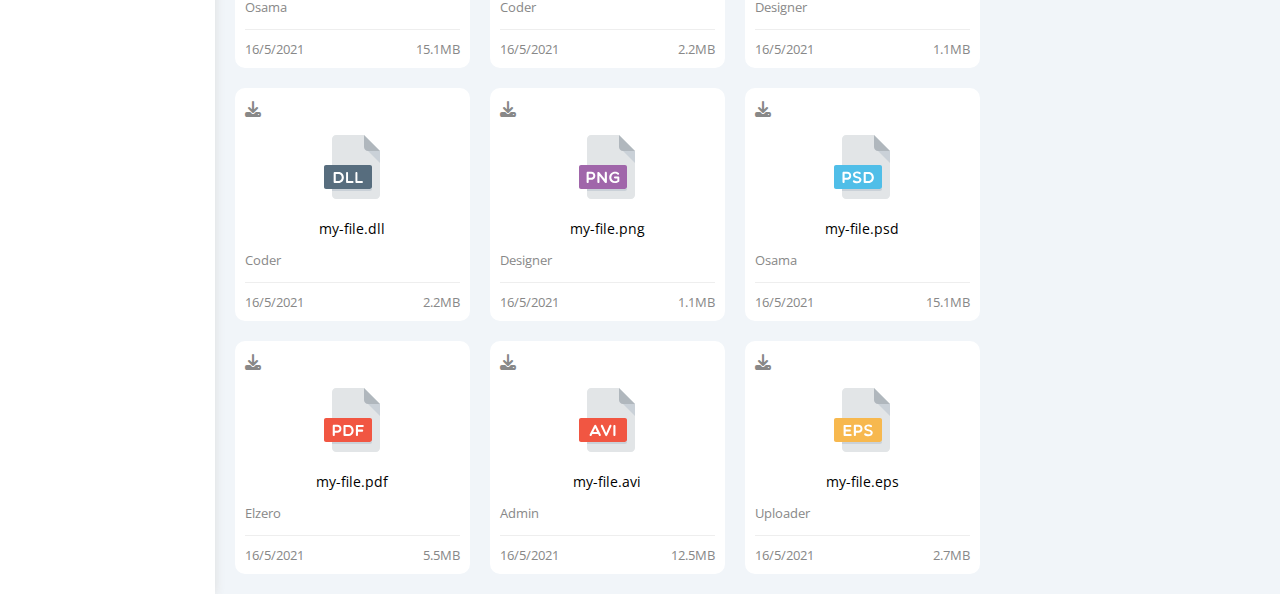
<file: files.html>
<!DOCTYPE html>
<html lang="en">
  <head>
    <meta charset="UTF-8" />
    <meta http-equiv="X-UA-Compatible" content="IE=edge" />
    <meta name="viewport" content="width=device-width, initial-scale=1.0" />
    <title>Document</title>
    <link rel="stylesheet" href="css/all.min.css" />
    <link rel="stylesheet" href="framework/framework.css" />
    <link rel="stylesheet" href="css/style.css" />
    <link rel="stylesheet" href="css/files.css" />
    <link
      href="https://fonts.googleapis.com/css2?family=Open+Sans:wght@300;500&display=swap"
      rel="stylesheet"
    />
  </head>
  <body>
    <div class="page d-flex">
      <div class="sidebar bg-white p-20 p-relative">
        <h3 class="p-relative txt-center mt-0">Plate Diet</h3>
        <ul>
          <li>
            <a
              class="d-flex align-center fs-14 c-black rad-6 p-10"
              href="index.html"
            >
              <i class="fa-regular fa-chart-bar fa-fw"></i>
              <span>Dashboard</span>
            </a>
          </li>
          <li>
            <a
              class="d-flex align-center fs-14 c-black rad-6 p-10"
              href="settings.html"
            >
              <i class="fa-solid fa-gear fa-fw"></i>
              <span>Settings</span>
            </a>
          </li>
          <li>
            <a
              class="active d-flex align-center fs-14 c-black rad-6 p-10"
              href="profile.html"
            >
              <i class="fa-regular fa-user fa-fw"></i>
              <span>Profile</span>
            </a>
          </li>
          <li>
            <a
              class="d-flex align-center fs-14 c-black rad-6 p-10"
              href="projects.html"
            >
              <i class="fa-solid fa-diagram-project fa-fw"></i>
              <span>Projects</span>
            </a>
          </li>
          <li>
            <a
              class="d-flex align-center fs-14 c-black rad-6 p-10"
              href="courses.html"
            >
              <i class="fa-solid fa-graduation-cap fa-fw"></i>
              <span>Courses</span>
            </a>
          </li>
          <li>
            <a
              class="d-flex align-center fs-14 c-black rad-6 p-10"
              href="friends.html"
            >
              <i class="fa-regular fa-circle-user fa-fw"></i>
              <span>Friends</span>
            </a>
          </li>
          <li>
            <a
              class="d-flex align-center fs-14 c-black rad-6 p-10"
              href="files.html"
            >
              <i class="fa-regular fa-file fa-fw"></i>
              <span>Files</span>
            </a>
          </li>
          <li>
            <a
              class="d-flex align-center fs-14 c-black rad-6 p-10"
              href="plans.html"
            >
              <i class="fa-regular fa-credit-card fa-fw"></i>
              <span>Plans</span>
            </a>
          </li>
        </ul>
      </div>

      <div class="content w-full">
        <!-- Start Head -->
        <div class="head bg-white p-15 between-flex">
          <div class="search p-relative">
            <input class="p-10" type="search" placeholder="Type A Keyword" />
          </div>
          <div class="icons d-flex align-center">
            <span class="notification p-relative">
              <i class="fa-regular fa-bell fa-lg"></i>
            </span>
            <img src="imgs/avatar.png" alt="" />
          </div>
        </div>
        <!-- End Head -->
        <h1 class="p-relative">Files</h1>
        <div class="files-page d-flex m-20 gap-20">
          <div class="files-stats p-20 bg-white rad-10">
            <h2 class="mt-0 mb-15 txt-c-mobile">Files Statistics</h2>
            <div class="d-flex align-center border-eee p-10 rad-6 mb-15 fs-13">
              <i
                class="fa-regular fa-file-pdf fa-lg blue center-flex c-blue icon"
              ></i>
              <div class="info">
                <span>PDF Files</span>
                <span class="c-grey d-block mt-5">130</span>
              </div>
              <div class="size c-grey">6.5GB</div>
            </div>
            <div class="d-flex align-center border-eee p-10 rad-6 mb-15 fs-13">
              <i
                class="fa-regular fa-images fa-lg green center-flex c-green icon"
              ></i>
              <div class="info">
                <span>Images</span>
                <span class="c-grey d-block mt-5">115 Files</span>
              </div>
              <div class="size c-grey">3.5GB</div>
            </div>
            <div class="d-flex align-center border-eee p-10 rad-6 mb-15 fs-13">
              <i
                class="fa-regular fa-file-word fa-lg red center-flex c-red icon"
              ></i>
              <div class="info">
                <span>Word Files</span>
                <span class="c-grey d-block mt-5">110 Files</span>
              </div>
              <div class="size c-grey">3.2GB</div>
            </div>
            <div class="d-flex align-center border-eee p-10 rad-6 fs-13">
              <i
                class="fa-solid fa-file-csv fa-lg orange center-flex c-orange icon"
              ></i>
              <div class="info">
                <span>CSV Files</span>
                <span class="c-grey d-block mt-5">99 Files</span>
              </div>
              <div class="size c-grey">2.9GB</div>
            </div>
            <a
              class="upload bg-blue c-white fs-13 rad-6 d-block w-fit"
              href="#"
            >
              <i class="fa-solid fa-angles-up mr-10"></i>
              Upload
            </a>
          </div>
          <div class="files-content d-grid gap-20">
            <div class="file bg-white p-10 rad-10">
              <i class="fa-solid fa-download c-grey p-absolute"></i>
              <div class="icon txt-c">
                <img class="mt-15 mb-15" src="imgs/pdf.svg" alt="" />
              </div>
              <div class="txt-c mb-10 fs-14">my-file.pdf</div>
              <p class="c-grey fs-13">Elzero</p>
              <div class="info between-flex mt-10 pt-10 fs-13 c-grey">
                <span>20/06/2020</span>
                <span>5.5MB</span>
              </div>
            </div>
            <div class="file bg-white p-10 rad-10">
              <i class="fa-solid fa-download c-grey p-absolute"></i>
              <div class="icon txt-c">
                <img class="mt-15 mb-15" src="imgs/avi.svg" alt="" />
              </div>
              <div class="txt-c mb-10 fs-14">my-file.avi</div>
              <p class="c-grey fs-13">Admin</p>
              <div class="info between-flex mt-10 pt-10 fs-13 c-grey">
                <span>16/5/2021</span>
                <span>12.5MB</span>
              </div>
            </div>
            <div class="file bg-white p-10 rad-10">
              <i class="fa-solid fa-download c-grey p-absolute"></i>
              <div class="icon txt-c">
                <img class="mt-15 mb-15" src="imgs/eps.svg" alt="" />
              </div>
              <div class="txt-c mb-10 fs-14">my-file.eps</div>
              <p class="c-grey fs-13">Uploader</p>
              <div class="info between-flex mt-10 pt-10 fs-13 c-grey">
                <span>16/5/2021</span>
                <span>2.7MB</span>
              </div>
            </div>
            <div class="file bg-white p-10 rad-10">
              <i class="fa-solid fa-download c-grey p-absolute"></i>
              <div class="icon txt-c">
                <img class="mt-15 mb-15" src="imgs/psd.svg" alt="" />
              </div>
              <div class="txt-c mb-10 fs-14">my-file.psd</div>
              <p class="c-grey fs-13">Osama</p>
              <div class="info between-flex mt-10 pt-10 fs-13 c-grey">
                <span>16/5/2021</span>
                <span>15.1MB</span>
              </div>
            </div>
            <div class="file bg-white p-10 rad-10">
              <i class="fa-solid fa-download c-grey p-absolute"></i>
              <div class="icon txt-c">
                <img class="mt-15 mb-15" src="imgs/dll.svg" alt="" />
              </div>
              <div class="txt-c mb-10 fs-14">my-file.dll</div>
              <p class="c-grey fs-13">Coder</p>
              <div class="info between-flex mt-10 pt-10 fs-13 c-grey">
                <span>16/5/2021</span>
                <span>2.2MB</span>
              </div>
            </div>
            <div class="file bg-white p-10 rad-10">
              <i class="fa-solid fa-download c-grey p-absolute"></i>
              <div class="icon txt-c">
                <img class="mt-15 mb-15" src="imgs/png.svg" alt="" />
              </div>
              <div class="txt-c mb-10 fs-14">my-file.png</div>
              <p class="c-grey fs-13">Designer</p>
              <div class="info between-flex mt-10 pt-10 fs-13 c-grey">
                <span>16/5/2021</span>
                <span>1.1MB</span>
              </div>
            </div>
            <div class="file bg-white p-10 rad-10">
              <i class="fa-solid fa-download c-grey p-absolute"></i>
              <div class="icon txt-c">
                <img class="mt-15 mb-15" src="imgs/dll.svg" alt="" />
              </div>
              <div class="txt-c mb-10 fs-14">my-file.dll</div>
              <p class="c-grey fs-13">Coder</p>
              <div class="info between-flex mt-10 pt-10 fs-13 c-grey">
                <span>16/5/2021</span>
                <span>2.2MB</span>
              </div>
            </div>
            <div class="file bg-white p-10 rad-10">
              <i class="fa-solid fa-download c-grey p-absolute"></i>
              <div class="icon txt-c">
                <img class="mt-15 mb-15" src="imgs/png.svg" alt="" />
              </div>
              <div class="txt-c mb-10 fs-14">my-file.png</div>
              <p class="c-grey fs-13">Designer</p>
              <div class="info between-flex mt-10 pt-10 fs-13 c-grey">
                <span>16/5/2021</span>
                <span>1.1MB</span>
              </div>
            </div>
            <div class="file bg-white p-10 rad-10">
              <i class="fa-solid fa-download c-grey p-absolute"></i>
              <div class="icon txt-c">
                <img class="mt-15 mb-15" src="imgs/psd.svg" alt="" />
              </div>
              <div class="txt-c mb-10 fs-14">my-file.psd</div>
              <p class="c-grey fs-13">Osama</p>
              <div class="info between-flex mt-10 pt-10 fs-13 c-grey">
                <span>16/5/2021</span>
                <span>15.1MB</span>
              </div>
            </div>
            <div class="file bg-white p-10 rad-10">
              <i class="fa-solid fa-download c-grey p-absolute"></i>
              <div class="icon txt-c">
                <img class="mt-15 mb-15" src="imgs/pdf.svg" alt="" />
              </div>
              <div class="txt-c mb-10 fs-14">my-file.pdf</div>
              <p class="c-grey fs-13">Elzero</p>
              <div class="info between-flex mt-10 pt-10 fs-13 c-grey">
                <span>16/5/2021</span>
                <span>5.5MB</span>
              </div>
            </div>
            <div class="file bg-white p-10 rad-10">
              <i class="fa-solid fa-download c-grey p-absolute"></i>
              <div class="icon txt-c">
                <img class="mt-15 mb-15" src="imgs/avi.svg" alt="" />
              </div>
              <div class="txt-c mb-10 fs-14">my-file.avi</div>
              <p class="c-grey fs-13">Admin</p>
              <div class="info between-flex mt-10 pt-10 fs-13 c-grey">
                <span>16/5/2021</span>
                <span>12.5MB</span>
              </div>
            </div>
            <div class="file bg-white p-10 rad-10">
              <i class="fa-solid fa-download c-grey p-absolute"></i>
              <div class="icon txt-c">
                <img class="mt-15 mb-15" src="imgs/eps.svg" alt="" />
              </div>
              <div class="txt-c mb-10 fs-14">my-file.eps</div>
              <p class="c-grey fs-13">Uploader</p>
              <div class="info between-flex mt-10 pt-10 fs-13 c-grey">
                <span>16/5/2021</span>
                <span>2.7MB</span>
              </div>
            </div>
            <div class="file bg-white p-10 rad-10">
              <i class="fa-solid fa-download c-grey p-absolute"></i>
              <div class="icon txt-c">
                <img class="mt-15 mb-15" src="imgs/pdf.svg" alt="" />
              </div>
              <div class="txt-c mb-10 fs-14">my-file.pdf</div>
              <p class="c-grey fs-13">Elzero</p>
              <div class="info between-flex mt-10 pt-10 fs-13 c-grey">
                <span>16/5/2021</span>
                <span>5.5MB</span>
              </div>
            </div>
            <div class="file bg-white p-10 rad-10">
              <i class="fa-solid fa-download c-grey p-absolute"></i>
              <div class="icon txt-c">
                <img class="mt-15 mb-15" src="imgs/avi.svg" alt="" />
              </div>
              <div class="txt-c mb-10 fs-14">my-file.avi</div>
              <p class="c-grey fs-13">Admin</p>
              <div class="info between-flex mt-10 pt-10 fs-13 c-grey">
                <span>16/5/2021</span>
                <span>12.5MB</span>
              </div>
            </div>
            <div class="file bg-white p-10 rad-10">
              <i class="fa-solid fa-download c-grey p-absolute"></i>
              <div class="icon txt-c">
                <img class="mt-15 mb-15" src="imgs/eps.svg" alt="" />
              </div>
              <div class="txt-c mb-10 fs-14">my-file.eps</div>
              <p class="c-grey fs-13">Uploader</p>
              <div class="info between-flex mt-10 pt-10 fs-13 c-grey">
                <span>16/5/2021</span>
                <span>2.7MB</span>
              </div>
            </div>
            <div class="file bg-white p-10 rad-10">
              <i class="fa-solid fa-download c-grey p-absolute"></i>
              <div class="icon txt-c">
                <img class="mt-15 mb-15" src="imgs/psd.svg" alt="" />
              </div>
              <div class="txt-c mb-10 fs-14">my-file.psd</div>
              <p class="c-grey fs-13">Osama</p>
              <div class="info between-flex mt-10 pt-10 fs-13 c-grey">
                <span>16/5/2021</span>
                <span>15.1MB</span>
              </div>
            </div>
            <div class="file bg-white p-10 rad-10">
              <i class="fa-solid fa-download c-grey p-absolute"></i>
              <div class="icon txt-c">
                <img class="mt-15 mb-15" src="imgs/dll.svg" alt="" />
              </div>
              <div class="txt-c mb-10 fs-14">my-file.dll</div>
              <p class="c-grey fs-13">Coder</p>
              <div class="info between-flex mt-10 pt-10 fs-13 c-grey">
                <span>16/5/2021</span>
                <span>2.2MB</span>
              </div>
            </div>
            <div class="file bg-white p-10 rad-10">
              <i class="fa-solid fa-download c-grey p-absolute"></i>
              <div class="icon txt-c">
                <img class="mt-15 mb-15" src="imgs/png.svg" alt="" />
              </div>
              <div class="txt-c mb-10 fs-14">my-file.png</div>
              <p class="c-grey fs-13">Designer</p>
              <div class="info between-flex mt-10 pt-10 fs-13 c-grey">
                <span>16/5/2021</span>
                <span>1.1MB</span>
              </div>
            </div>
            <div class="file bg-white p-10 rad-10">
              <i class="fa-solid fa-download c-grey p-absolute"></i>
              <div class="icon txt-c">
                <img class="mt-15 mb-15" src="imgs/dll.svg" alt="" />
              </div>
              <div class="txt-c mb-10 fs-14">my-file.dll</div>
              <p class="c-grey fs-13">Coder</p>
              <div class="info between-flex mt-10 pt-10 fs-13 c-grey">
                <span>16/5/2021</span>
                <span>2.2MB</span>
              </div>
            </div>
            <div class="file bg-white p-10 rad-10">
              <i class="fa-solid fa-download c-grey p-absolute"></i>
              <div class="icon txt-c">
                <img class="mt-15 mb-15" src="imgs/png.svg" alt="" />
              </div>
              <div class="txt-c mb-10 fs-14">my-file.png</div>
              <p class="c-grey fs-13">Designer</p>
              <div class="info between-flex mt-10 pt-10 fs-13 c-grey">
                <span>16/5/2021</span>
                <span>1.1MB</span>
              </div>
            </div>
            <div class="file bg-white p-10 rad-10">
              <i class="fa-solid fa-download c-grey p-absolute"></i>
              <div class="icon txt-c">
                <img class="mt-15 mb-15" src="imgs/psd.svg" alt="" />
              </div>
              <div class="txt-c mb-10 fs-14">my-file.psd</div>
              <p class="c-grey fs-13">Osama</p>
              <div class="info between-flex mt-10 pt-10 fs-13 c-grey">
                <span>16/5/2021</span>
                <span>15.1MB</span>
              </div>
            </div>
            <div class="file bg-white p-10 rad-10">
              <i class="fa-solid fa-download c-grey p-absolute"></i>
              <div class="icon txt-c">
                <img class="mt-15 mb-15" src="imgs/pdf.svg" alt="" />
              </div>
              <div class="txt-c mb-10 fs-14">my-file.pdf</div>
              <p class="c-grey fs-13">Elzero</p>
              <div class="info between-flex mt-10 pt-10 fs-13 c-grey">
                <span>16/5/2021</span>
                <span>5.5MB</span>
              </div>
            </div>
            <div class="file bg-white p-10 rad-10">
              <i class="fa-solid fa-download c-grey p-absolute"></i>
              <div class="icon txt-c">
                <img class="mt-15 mb-15" src="imgs/avi.svg" alt="" />
              </div>
              <div class="txt-c mb-10 fs-14">my-file.avi</div>
              <p class="c-grey fs-13">Admin</p>
              <div class="info between-flex mt-10 pt-10 fs-13 c-grey">
                <span>16/5/2021</span>
                <span>12.5MB</span>
              </div>
            </div>
            <div class="file bg-white p-10 rad-10">
              <i class="fa-solid fa-download c-grey p-absolute"></i>
              <div class="icon txt-c">
                <img class="mt-15 mb-15" src="imgs/eps.svg" alt="" />
              </div>
              <div class="txt-c mb-10 fs-14">my-file.eps</div>
              <p class="c-grey fs-13">Uploader</p>
              <div class="info between-flex mt-10 pt-10 fs-13 c-grey">
                <span>16/5/2021</span>
                <span>2.7MB</span>
              </div>
            </div>
          </div>
        </div>
      </div>
    </div>
  </body>
</html>
</file>
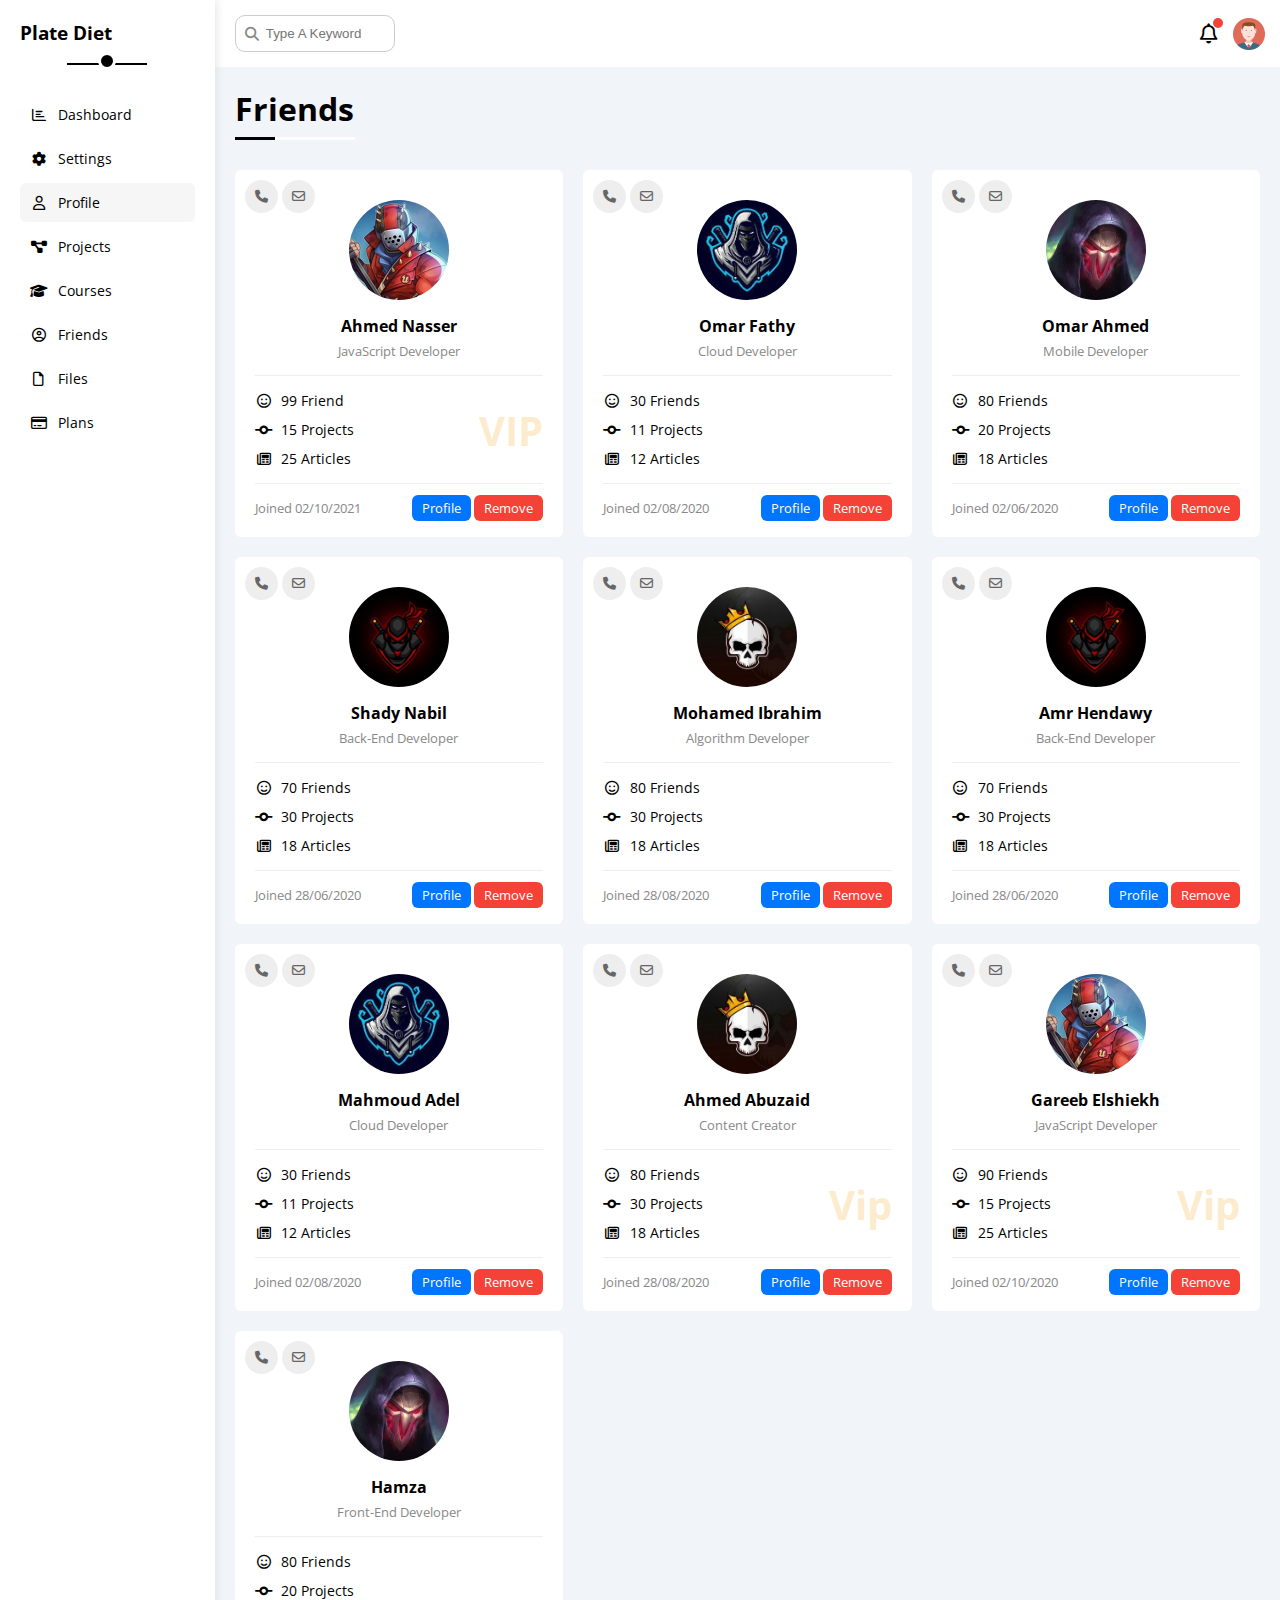
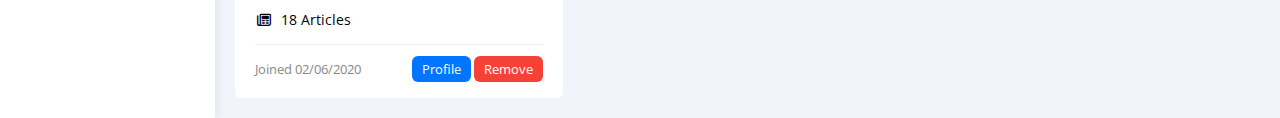
<file: friends.html>
<!DOCTYPE html>
<html lang="en">
  <head>
    <meta charset="UTF-8" />
    <meta http-equiv="X-UA-Compatible" content="IE=edge" />
    <meta name="viewport" content="width=device-width, initial-scale=1.0" />
    <title>Document</title>
    <link rel="stylesheet" href="css/all.min.css" />
    <link rel="stylesheet" href="framework/framework.css" />
    <link rel="stylesheet" href="css/style.css" />
    <link rel="stylesheet" href="css/friends.css" />
    <link
      href="https://fonts.googleapis.com/css2?family=Open+Sans:wght@300;500&display=swap"
      rel="stylesheet"
    />
  </head>
  <body>
    <div class="page d-flex">
      <div class="sidebar bg-white p-20 p-relative">
        <h3 class="p-relative txt-center mt-0">Plate Diet</h3>
        <ul>
          <li>
            <a
              class="d-flex align-center fs-14 c-black rad-6 p-10"
              href="index.html"
            >
              <i class="fa-regular fa-chart-bar fa-fw"></i>
              <span>Dashboard</span>
            </a>
          </li>
          <li>
            <a
              class="d-flex align-center fs-14 c-black rad-6 p-10"
              href="settings.html"
            >
              <i class="fa-solid fa-gear fa-fw"></i>
              <span>Settings</span>
            </a>
          </li>
          <li>
            <a
              class="active d-flex align-center fs-14 c-black rad-6 p-10"
              href="profile.html"
            >
              <i class="fa-regular fa-user fa-fw"></i>
              <span>Profile</span>
            </a>
          </li>
          <li>
            <a
              class="d-flex align-center fs-14 c-black rad-6 p-10"
              href="projects.html"
            >
              <i class="fa-solid fa-diagram-project fa-fw"></i>
              <span>Projects</span>
            </a>
          </li>
          <li>
            <a
              class="d-flex align-center fs-14 c-black rad-6 p-10"
              href="courses.html"
            >
              <i class="fa-solid fa-graduation-cap fa-fw"></i>
              <span>Courses</span>
            </a>
          </li>
          <li>
            <a
              class="d-flex align-center fs-14 c-black rad-6 p-10"
              href="friends.html"
            >
              <i class="fa-regular fa-circle-user fa-fw"></i>
              <span>Friends</span>
            </a>
          </li>
          <li>
            <a
              class="d-flex align-center fs-14 c-black rad-6 p-10"
              href="files.html"
            >
              <i class="fa-regular fa-file fa-fw"></i>
              <span>Files</span>
            </a>
          </li>
          <li>
            <a
              class="d-flex align-center fs-14 c-black rad-6 p-10"
              href="plans.html"
            >
              <i class="fa-regular fa-credit-card fa-fw"></i>
              <span>Plans</span>
            </a>
          </li>
        </ul>
      </div>

      <div class="content w-full">
        <!-- Start Head -->
        <div class="head bg-white p-15 between-flex">
          <div class="search p-relative">
            <input class="p-10" type="search" placeholder="Type A Keyword" />
          </div>
          <div class="icons d-flex align-center">
            <span class="notification p-relative">
              <i class="fa-regular fa-bell fa-lg"></i>
            </span>
            <img src="imgs/avatar.png" alt="" />
          </div>
        </div>
        <!-- End Head -->
        <h1 class="p-relative">Friends</h1>
        <div class="friends-page d-grid m-20 gap-20">
          <div class="friend bg-white rad-6 p-20 p-relative">
            <div class="contact">
              <i class="fa-solid fa-phone"></i>
              <i class="fa-regular fa-envelope"></i>
            </div>
            <div class="txt-c">
              <img
                class="rad-half mt-10 mb-10 w-100 h-100"
                src="imgs/friend-01.jpg"
                alt=""
              />
              <h4 class="m-0">Ahmed Nasser</h4>
              <p class="c-grey fs-13 mt-5 mb-0">JavaScript Developer</p>
            </div>
            <div class="icons fs-14 p-relative">
              <div class="mb-10">
                <i class="fa-regular fa-face-smile fa-fw"></i>
                <span>99 Friend</span>
              </div>
              <div class="mb-10">
                <i class="fa-solid fa-code-commit fa-fw"></i>
                <span>15 Projects</span>
              </div>
              <div>
                <i class="fa-regular fa-newspaper fa-fw"></i>
                <span>25 Articles</span>
              </div>
              <span class="vip fw-bold c-orange">VIP</span>
            </div>
            <div class="info between-flex fs-13">
              <span class="c-grey">Joined 02/10/2021</span>
              <div>
                <a class="bg-blue c-white btn-shape" href="profile.html"
                  >Profile</a
                >
                <a class="bg-red c-white btn-shape" href="#">Remove</a>
              </div>
            </div>
          </div>
          <div class="friend bg-white rad-6 p-20 p-relative">
            <div class="contact">
              <i class="fa-solid fa-phone"></i>
              <i class="fa-regular fa-envelope"></i>
            </div>
            <div class="txt-c">
              <img
                class="rad-half mt-10 mb-10 w-100 h-100"
                src="imgs/friend-02.jpg"
                alt=""
              />
              <h4 class="m-0">Omar Fathy</h4>
              <p class="c-grey fs-13 mt-5 mb-0">Cloud Developer</p>
            </div>
            <div class="icons fs-14 p-relative">
              <div class="mb-10">
                <i class="fa-regular fa-face-smile fa-fw"></i>
                <span>30 Friends</span>
              </div>
              <div class="mb-10">
                <i class="fa-solid fa-code-commit fa-fw"></i>
                <span>11 Projects</span>
              </div>
              <div>
                <i class="fa-regular fa-newspaper fa-fw"></i>
                <span>12 Articles</span>
              </div>
            </div>
            <div class="info between-flex fs-13">
              <span class="c-grey">Joined 02/08/2020</span>
              <div>
                <a class="bg-blue c-white btn-shape" href="profile.html"
                  >Profile</a
                >
                <a class="bg-red c-white btn-shape" href="">Remove</a>
              </div>
            </div>
          </div>
          <div class="friend bg-white rad-6 p-20 p-relative">
            <div class="contact">
              <i class="fa-solid fa-phone"></i>
              <i class="fa-regular fa-envelope"></i>
            </div>
            <div class="txt-c">
              <img
                class="rad-half mt-10 mb-10 w-100 h-100"
                src="imgs/friend-03.jpg"
                alt=""
              />
              <h4 class="m-0">Omar Ahmed</h4>
              <p class="c-grey fs-13 mt-5 mb-0">Mobile Developer</p>
            </div>
            <div class="icons fs-14 p-relative">
              <div class="mb-10">
                <i class="fa-regular fa-face-smile fa-fw"></i>
                <span>80 Friends</span>
              </div>
              <div class="mb-10">
                <i class="fa-solid fa-code-commit fa-fw"></i>
                <span>20 Projects</span>
              </div>
              <div>
                <i class="fa-regular fa-newspaper fa-fw"></i>
                <span>18 Articles</span>
              </div>
            </div>
            <div class="info between-flex fs-13">
              <span class="c-grey">Joined 02/06/2020</span>
              <div>
                <a class="bg-blue c-white btn-shape" href="profile.html"
                  >Profile</a
                >
                <a class="bg-red c-white btn-shape" href="">Remove</a>
              </div>
            </div>
          </div>
          <div class="friend bg-white rad-6 p-20 p-relative">
            <div class="contact">
              <i class="fa-solid fa-phone"></i>
              <i class="fa-regular fa-envelope"></i>
            </div>
            <div class="txt-c">
              <img
                class="rad-half mt-10 mb-10 w-100 h-100"
                src="imgs/friend-04.jpg"
                alt=""
              />
              <h4 class="m-0">Shady Nabil</h4>
              <p class="c-grey fs-13 mt-5 mb-0">Back-End Developer</p>
            </div>
            <div class="icons fs-14 p-relative">
              <div class="mb-10">
                <i class="fa-regular fa-face-smile fa-fw"></i>
                <span>70 Friends</span>
              </div>
              <div class="mb-10">
                <i class="fa-solid fa-code-commit fa-fw"></i>
                <span>30 Projects</span>
              </div>
              <div>
                <i class="fa-regular fa-newspaper fa-fw"></i>
                <span>18 Articles</span>
              </div>
            </div>
            <div class="info between-flex fs-13">
              <span class="c-grey">Joined 28/06/2020</span>
              <div>
                <a class="bg-blue c-white btn-shape" href="profile.html"
                  >Profile</a
                >
                <a class="bg-red c-white btn-shape" href="">Remove</a>
              </div>
            </div>
          </div>
          <div class="friend bg-white rad-6 p-20 p-relative">
            <div class="contact">
              <i class="fa-solid fa-phone"></i>
              <i class="fa-regular fa-envelope"></i>
            </div>
            <div class="txt-c">
              <img
                class="rad-half mt-10 mb-10 w-100 h-100"
                src="imgs/friend-05.jpg"
                alt=""
              />
              <h4 class="m-0">Mohamed Ibrahim</h4>
              <p class="c-grey fs-13 mt-5 mb-0">Algorithm Developer</p>
            </div>
            <div class="icons fs-14 p-relative">
              <div class="mb-10">
                <i class="fa-regular fa-face-smile fa-fw"></i>
                <span>80 Friends</span>
              </div>
              <div class="mb-10">
                <i class="fa-solid fa-code-commit fa-fw"></i>
                <span>30 Projects</span>
              </div>
              <div>
                <i class="fa-regular fa-newspaper fa-fw"></i>
                <span>18 Articles</span>
              </div>
            </div>
            <div class="info between-flex fs-13">
              <span class="c-grey">Joined 28/08/2020</span>
              <div>
                <a class="bg-blue c-white btn-shape" href="profile.html"
                  >Profile</a
                >
                <a class="bg-red c-white btn-shape" href="">Remove</a>
              </div>
            </div>
          </div>
          <div class="friend bg-white rad-6 p-20 p-relative">
            <div class="contact">
              <i class="fa-solid fa-phone"></i>
              <i class="fa-regular fa-envelope"></i>
            </div>
            <div class="txt-c">
              <img
                class="rad-half mt-10 mb-10 w-100 h-100"
                src="imgs/friend-04.jpg"
                alt=""
              />
              <h4 class="m-0">Amr Hendawy</h4>
              <p class="c-grey fs-13 mt-5 mb-0">Back-End Developer</p>
            </div>
            <div class="icons fs-14 p-relative">
              <div class="mb-10">
                <i class="fa-regular fa-face-smile fa-fw"></i>
                <span>70 Friends</span>
              </div>
              <div class="mb-10">
                <i class="fa-solid fa-code-commit fa-fw"></i>
                <span>30 Projects</span>
              </div>
              <div>
                <i class="fa-regular fa-newspaper fa-fw"></i>
                <span>18 Articles</span>
              </div>
            </div>
            <div class="info between-flex fs-13">
              <span class="c-grey">Joined 28/06/2020</span>
              <div>
                <a class="bg-blue c-white btn-shape" href="profile.html"
                  >Profile</a
                >
                <a class="bg-red c-white btn-shape" href="">Remove</a>
              </div>
            </div>
          </div>
          <div class="friend bg-white rad-6 p-20 p-relative">
            <div class="contact">
              <i class="fa-solid fa-phone"></i>
              <i class="fa-regular fa-envelope"></i>
            </div>
            <div class="txt-c">
              <img
                class="rad-half mt-10 mb-10 w-100 h-100"
                src="imgs/friend-02.jpg"
                alt=""
              />
              <h4 class="m-0">Mahmoud Adel</h4>
              <p class="c-grey fs-13 mt-5 mb-0">Cloud Developer</p>
            </div>
            <div class="icons fs-14 p-relative">
              <div class="mb-10">
                <i class="fa-regular fa-face-smile fa-fw"></i>
                <span>30 Friends</span>
              </div>
              <div class="mb-10">
                <i class="fa-solid fa-code-commit fa-fw"></i>
                <span>11 Projects</span>
              </div>
              <div>
                <i class="fa-regular fa-newspaper fa-fw"></i>
                <span>12 Articles</span>
              </div>
            </div>
            <div class="info between-flex fs-13">
              <span class="c-grey">Joined 02/08/2020</span>
              <div>
                <a class="bg-blue c-white btn-shape" href="profile.html"
                  >Profile</a
                >
                <a class="bg-red c-white btn-shape" href="">Remove</a>
              </div>
            </div>
          </div>
          <div class="friend bg-white rad-6 p-20 p-relative">
            <div class="contact">
              <i class="fa-solid fa-phone"></i>
              <i class="fa-regular fa-envelope"></i>
            </div>
            <div class="txt-c">
              <img
                class="rad-half mt-10 mb-10 w-100 h-100"
                src="imgs/friend-05.jpg"
                alt=""
              />
              <h4 class="m-0">Ahmed Abuzaid</h4>
              <p class="c-grey fs-13 mt-5 mb-0">Content Creator</p>
            </div>
            <div class="icons fs-14 p-relative">
              <div class="mb-10">
                <i class="fa-regular fa-face-smile fa-fw"></i>
                <span>80 Friends</span>
              </div>
              <div class="mb-10">
                <i class="fa-solid fa-code-commit fa-fw"></i>
                <span>30 Projects</span>
              </div>
              <div>
                <i class="fa-regular fa-newspaper fa-fw"></i>
                <span>18 Articles</span>
              </div>
              <span class="vip fw-bold c-orange">Vip</span>
            </div>
            <div class="info between-flex fs-13">
              <span class="c-grey">Joined 28/08/2020</span>
              <div>
                <a class="bg-blue c-white btn-shape" href="profile.html"
                  >Profile</a
                >
                <a class="bg-red c-white btn-shape" href="">Remove</a>
              </div>
            </div>
          </div>
          <div class="friend bg-white rad-6 p-20 p-relative">
            <div class="contact">
              <i class="fa-solid fa-phone"></i>
              <i class="fa-regular fa-envelope"></i>
            </div>
            <div class="txt-c">
              <img
                class="rad-half mt-10 mb-10 w-100 h-100"
                src="imgs/friend-01.jpg"
                alt=""
              />
              <h4 class="m-0">Gareeb Elshiekh</h4>
              <p class="c-grey fs-13 mt-5 mb-0">JavaScript Developer</p>
            </div>
            <div class="icons fs-14 p-relative">
              <div class="mb-10">
                <i class="fa-regular fa-face-smile fa-fw"></i>
                <span>90 Friends</span>
              </div>
              <div class="mb-10">
                <i class="fa-solid fa-code-commit fa-fw"></i>
                <span>15 Projects</span>
              </div>
              <div>
                <i class="fa-regular fa-newspaper fa-fw"></i>
                <span>25 Articles</span>
              </div>
              <span class="vip fw-bold c-orange">Vip</span>
            </div>
            <div class="info between-flex fs-13">
              <span class="c-grey">Joined 02/10/2020</span>
              <div>
                <a class="bg-blue c-white btn-shape" href="profile.html"
                  >Profile</a
                >
                <a class="bg-red c-white btn-shape" href="">Remove</a>
              </div>
            </div>
          </div>
          <div class="friend bg-white rad-6 p-20 p-relative">
            <div class="contact">
              <i class="fa-solid fa-phone"></i>
              <i class="fa-regular fa-envelope"></i>
            </div>
            <div class="txt-c">
              <img
                class="rad-half mt-10 mb-10 w-100 h-100"
                src="imgs/friend-03.jpg"
                alt=""
              />
              <h4 class="m-0">Hamza</h4>
              <p class="c-grey fs-13 mt-5 mb-0">Front-End Developer</p>
            </div>
            <div class="icons fs-14 p-relative">
              <div class="mb-10">
                <i class="fa-regular fa-face-smile fa-fw"></i>
                <span>80 Friends</span>
              </div>
              <div class="mb-10">
                <i class="fa-solid fa-code-commit fa-fw"></i>
                <span>20 Projects</span>
              </div>
              <div>
                <i class="fa-regular fa-newspaper fa-fw"></i>
                <span>18 Articles</span>
              </div>
            </div>
            <div class="info between-flex fs-13">
              <span class="c-grey">Joined 02/06/2020</span>
              <div>
                <a class="bg-blue c-white btn-shape" href="profile.html"
                  >Profile</a
                >
                <a class="bg-red c-white btn-shape" href="">Remove</a>
              </div>
            </div>
          </div>
        </div>
      </div>
    </div>
  </body>
</html>
</file>
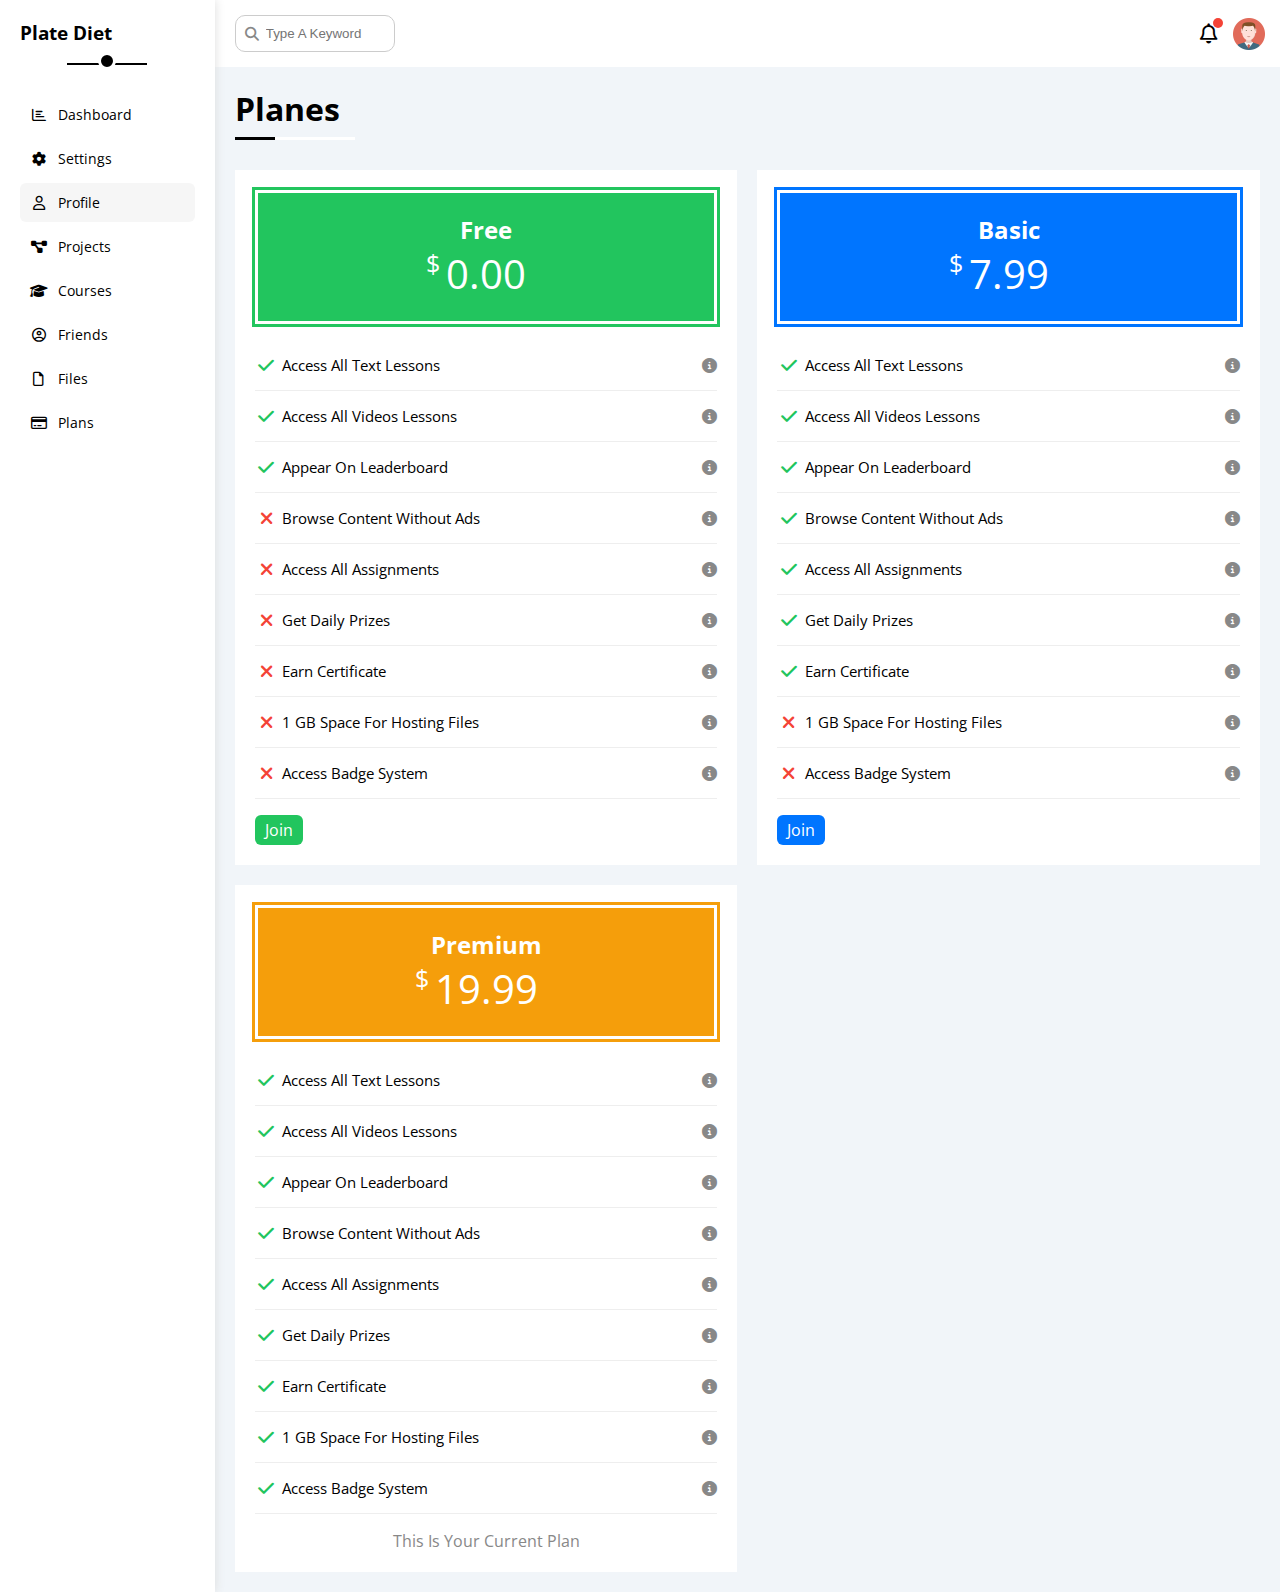
<file: plans.html>
<!DOCTYPE html>
<html lang="en">
  <head>
    <meta charset="UTF-8" />
    <meta http-equiv="X-UA-Compatible" content="IE=edge" />
    <meta name="viewport" content="width=device-width, initial-scale=1.0" />
    <title>Document</title>
    <link rel="stylesheet" href="css/all.min.css" />
    <link rel="stylesheet" href="framework/framework.css" />
    <link rel="stylesheet" href="css/style.css" />
    <link rel="stylesheet" href="css/plans.css" />
    <link
      href="https://fonts.googleapis.com/css2?family=Open+Sans:wght@300;500&display=swap"
      rel="stylesheet"
    />
  </head>
  <body>
    <div class="page d-flex">
      <div class="sidebar bg-white p-20 p-relative">
        <h3 class="p-relative txt-center mt-0">Plate Diet</h3>
        <ul>
          <li>
            <a
              class="d-flex align-center fs-14 c-black rad-6 p-10"
              href="index.html"
            >
              <i class="fa-regular fa-chart-bar fa-fw"></i>
              <span>Dashboard</span>
            </a>
          </li>
          <li>
            <a
              class="d-flex align-center fs-14 c-black rad-6 p-10"
              href="settings.html"
            >
              <i class="fa-solid fa-gear fa-fw"></i>
              <span>Settings</span>
            </a>
          </li>
          <li>
            <a
              class="active d-flex align-center fs-14 c-black rad-6 p-10"
              href="profile.html"
            >
              <i class="fa-regular fa-user fa-fw"></i>
              <span>Profile</span>
            </a>
          </li>
          <li>
            <a
              class="d-flex align-center fs-14 c-black rad-6 p-10"
              href="projects.html"
            >
              <i class="fa-solid fa-diagram-project fa-fw"></i>
              <span>Projects</span>
            </a>
          </li>
          <li>
            <a
              class="d-flex align-center fs-14 c-black rad-6 p-10"
              href="courses.html"
            >
              <i class="fa-solid fa-graduation-cap fa-fw"></i>
              <span>Courses</span>
            </a>
          </li>
          <li>
            <a
              class="d-flex align-center fs-14 c-black rad-6 p-10"
              href="friends.html"
            >
              <i class="fa-regular fa-circle-user fa-fw"></i>
              <span>Friends</span>
            </a>
          </li>
          <li>
            <a
              class="d-flex align-center fs-14 c-black rad-6 p-10"
              href="files.html"
            >
              <i class="fa-regular fa-file fa-fw"></i>
              <span>Files</span>
            </a>
          </li>
          <li>
            <a
              class="d-flex align-center fs-14 c-black rad-6 p-10"
              href="plans.html"
            >
              <i class="fa-regular fa-credit-card fa-fw"></i>
              <span>Plans</span>
            </a>
          </li>
        </ul>
      </div>

      <div class="content w-full">
        <!-- Start Head -->
        <div class="head bg-white p-15 between-flex">
          <div class="search p-relative">
            <input class="p-10" type="search" placeholder="Type A Keyword" />
          </div>
          <div class="icons d-flex align-center">
            <span class="notification p-relative">
              <i class="fa-regular fa-bell fa-lg"></i>
            </span>
            <img src="imgs/avatar.png" alt="" />
          </div>
        </div>
        <!-- End Head -->
        <h1 class="p-relative">Planes</h1>
        <div class="plans-page d-grid m-20 gap-20">
          <div class="plan green bg-white p-20">
            <div class="top bg-green txt-c p-20">
              <h2 class="m-0 c-white">Free</h2>
              <div class="price c-white"><span>$</span>0.00</div>
            </div>
            <ul>
              <li>
                <i class="fa-solid fa-check fa-fw yes"></i>
                <span>Access All Text Lessons</span>
                <i class="fa-solid fa-circle-info help"></i>
              </li>
              <li>
                <i class="fa-solid fa-check fa-fw yes"></i>
                <span>Access All Videos Lessons</span>
                <i class="fa-solid fa-circle-info help"></i>
              </li>
              <li>
                <i class="fa-solid fa-check fa-fw yes"></i>
                <span>Appear On Leaderboard</span>
                <i class="fa-solid fa-circle-info help"></i>
              </li>
              <li>
                <i class="fa-solid fa-xmark fa-fw"></i>
                <span>Browse Content Without Ads</span>
                <i class="fa-solid fa-circle-info help"></i>
              </li>
              <li>
                <i class="fa-solid fa-xmark fa-fw"></i>
                <span>Access All Assignments</span>
                <i class="fa-solid fa-circle-info help"></i>
              </li>
              <li>
                <i class="fa-solid fa-xmark fa-fw"></i>
                <span>Get Daily Prizes</span>
                <i class="fa-solid fa-circle-info help"></i>
              </li>
              <li>
                <i class="fa-solid fa-xmark fa-fw"></i>
                <span>Earn Certificate</span>
                <i class="fa-solid fa-circle-info help"></i>
              </li>
              <li>
                <i class="fa-solid fa-xmark fa-fw"></i>
                <span>1 GB Space For Hosting Files</span>
                <i class="fa-solid fa-circle-info help"></i>
              </li>
              <li>
                <i class="fa-solid fa-xmark fa-fw"></i>
                <span>Access Badge System</span>
                <i class="fa-solid fa-circle-info help"></i>
              </li>
            </ul>
            <a href="#" class="btn-shape bg-green c-white d-block w-fit"
              >Join</a
            >
          </div>
          <!-- Start Plan -->
          <div class="plan blue bg-white p-20">
            <div class="top bg-blue txt-c p-20">
              <h2 class="m-0 c-white">Basic</h2>
              <div class="price c-white"><span>$</span>7.99</div>
            </div>
            <ul class="list-none p-0">
              <li>
                <i class="fa-solid fa-check fa-fw yes"></i>
                <span>Access All Text Lessons</span>
                <i class="fa-solid fa-circle-info help"></i>
              </li>
              <li>
                <i class="fa-solid fa-check fa-fw yes"></i>
                <span>Access All Videos Lessons</span>
                <i class="fa-solid fa-circle-info help"></i>
              </li>
              <li>
                <i class="fa-solid fa-check fa-fw yes"></i>
                <span>Appear On Leaderboard</span>
                <i class="fa-solid fa-circle-info help"></i>
              </li>
              <li>
                <i class="fa-solid fa-check fa-fw yes"></i>
                <span>Browse Content Without Ads</span>
                <i class="fa-solid fa-circle-info help"></i>
              </li>
              <li>
                <i class="fa-solid fa-check fa-fw yes"></i>
                <span>Access All Assignments</span>
                <i class="fa-solid fa-circle-info help"></i>
              </li>
              <li>
                <i class="fa-solid fa-check fa-fw yes"></i>
                <span>Get Daily Prizes</span>
                <i class="fa-solid fa-circle-info help"></i>
              </li>
              <li>
                <i class="fa-solid fa-check fa-fw yes"></i>
                <span>Earn Certificate</span>
                <i class="fa-solid fa-circle-info help"></i>
              </li>
              <li>
                <i class="fa-solid fa-xmark fa-fw"></i>
                <span>1 GB Space For Hosting Files</span>
                <i class="fa-solid fa-circle-info help"></i>
              </li>
              <li>
                <i class="fa-solid fa-xmark fa-fw"></i>
                <span>Access Badge System</span>
                <i class="fa-solid fa-circle-info help"></i>
              </li>
            </ul>
            <a href="#" class="btn-shape bg-blue c-white d-block w-fit">Join</a>
          </div>
          <!-- End Plan -->
          <!-- Start Plan -->
          <div class="plan orange bg-white p-20">
            <div class="top bg-orange txt-c p-20">
              <h2 class="m-0 c-white">Premium</h2>
              <div class="price c-white"><span>$</span>19.99</div>
            </div>
            <ul class="list-none p-0">
              <li>
                <i class="fa-solid fa-check fa-fw yes"></i>
                <span>Access All Text Lessons</span>
                <i class="fa-solid fa-circle-info help"></i>
              </li>
              <li>
                <i class="fa-solid fa-check fa-fw yes"></i>
                <span>Access All Videos Lessons</span>
                <i class="fa-solid fa-circle-info help"></i>
              </li>
              <li>
                <i class="fa-solid fa-check fa-fw yes"></i>
                <span>Appear On Leaderboard</span>
                <i class="fa-solid fa-circle-info help"></i>
              </li>
              <li>
                <i class="fa-solid fa-check fa-fw yes"></i>
                <span>Browse Content Without Ads</span>
                <i class="fa-solid fa-circle-info help"></i>
              </li>
              <li>
                <i class="fa-solid fa-check fa-fw yes"></i>
                <span>Access All Assignments</span>
                <i class="fa-solid fa-circle-info help"></i>
              </li>
              <li>
                <i class="fa-solid fa-check fa-fw yes"></i>
                <span>Get Daily Prizes</span>
                <i class="fa-solid fa-circle-info help"></i>
              </li>
              <li>
                <i class="fa-solid fa-check fa-fw yes"></i>
                <span>Earn Certificate</span>
                <i class="fa-solid fa-circle-info help"></i>
              </li>
              <li>
                <i class="fa-solid fa-check fa-fw yes"></i>
                <span>1 GB Space For Hosting Files</span>
                <i class="fa-solid fa-circle-info help"></i>
              </li>
              <li>
                <i class="fa-solid fa-check fa-fw yes"></i>
                <span>Access Badge System</span>
                <i class="fa-solid fa-circle-info help"></i>
              </li>
            </ul>
            <p class="c-grey m-0 txt-c">This Is Your Current Plan</p>
          </div>
          <!-- End Plan -->
        </div>
      </div>
    </div>
  </body>
</html>
</file>
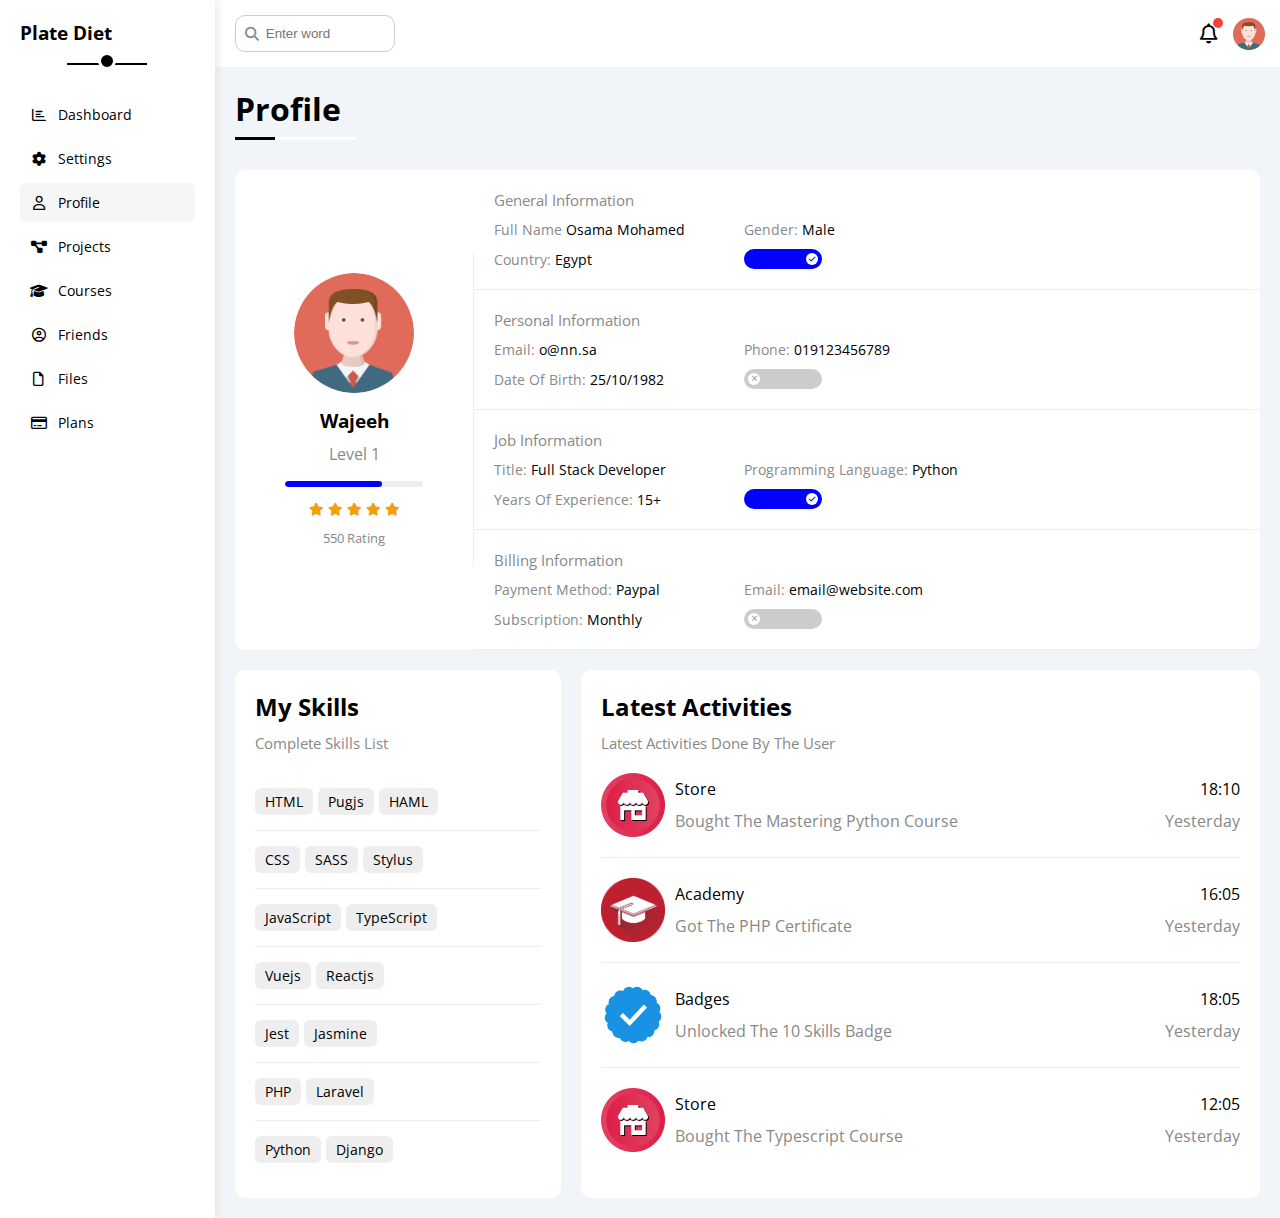
<file: profile.html>
<!DOCTYPE html>
<html lang="en">
  <head>
    <meta charset="UTF-8" />
    <meta http-equiv="X-UA-Compatible" content="IE=edge" />
    <meta name="viewport" content="width=device-width, initial-scale=1.0" />
    <title>Document</title>
    <link rel="stylesheet" href="css/all.min.css" />
    <link rel="stylesheet" href="framework/framework.css" />
    <link rel="stylesheet" href="css/style.css" />
    <link rel="stylesheet" href="css/profile.css" />
    <link
      href="https://fonts.googleapis.com/css2?family=Open+Sans:wght@300;500&display=swap"
      rel="stylesheet"
    />
  </head>
  <body>
    <div class="page d-flex">
      <div class="sidebar bg-white p-20 p-relative">
        <h3 class="p-relative txt-center mt-0">Plate Diet</h3>
        <ul>
          <li>
            <a
              class="d-flex align-center fs-14 c-black rad-6 p-10"
              href="index.html"
            >
              <i class="fa-regular fa-chart-bar fa-fw"></i>
              <span>Dashboard</span>
            </a>
          </li>
          <li>
            <a
              class=" d-flex align-center fs-14 c-black rad-6 p-10"
              href="settings.html"
            >
              <i class="fa-solid fa-gear fa-fw"></i>
              <span>Settings</span>
            </a>
          </li>
          <li>
            <a
              class="active d-flex align-center fs-14 c-black rad-6 p-10"
              href="profile.html"
            >
              <i class="fa-regular fa-user fa-fw"></i>
              <span>Profile</span>
            </a>
          </li>
          <li>
            <a
              class="d-flex align-center fs-14 c-black rad-6 p-10"
              href="projects.html"
            >
              <i class="fa-solid fa-diagram-project fa-fw"></i>
              <span>Projects</span>
            </a>
          </li>
          <li>
            <a
              class="d-flex align-center fs-14 c-black rad-6 p-10"
              href="courses.html"
            >
              <i class="fa-solid fa-graduation-cap fa-fw"></i>
              <span>Courses</span>
            </a>
          </li>
          <li>
            <a
              class="d-flex align-center fs-14 c-black rad-6 p-10"
              href="friends.html"
            >
              <i class="fa-regular fa-circle-user fa-fw"></i>
              <span>Friends</span>
            </a>
          </li>
          <li>
            <a
              class="d-flex align-center fs-14 c-black rad-6 p-10"
              href="files.html"
            >
              <i class="fa-regular fa-file fa-fw"></i>
              <span>Files</span>
            </a>
          </li>
          <li>
            <a
              class="d-flex align-center fs-14 c-black rad-6 p-10"
              href="plans.html"
            >
              <i class="fa-regular fa-credit-card fa-fw"></i>
              <span>Plans</span>
            </a>
          </li>
        </ul>
      </div>
      <div class="content w-full">
        <!-- start Head -->
        <div class="head bg-white p-15 between-flex">
          <div class="search p-relative">
            <input type="search" placeholder="Enter word" class="p-10" />
          </div>
          <div class="icons d-flex align-center">
            <span class="notification p-relative">
              <i class="fa-regular fa-bell fa-lg"></i>
            </span>
            <img src="imgs/avatar.png" alt="" />
          </div>
        </div>
        <!-- end Head -->
        <h1 class="p-relative">Profile</h1>
        <div class="profile-page m-20">
         <div class="overview bg-white rad-10 d-flex align-center">
            <div class="avatar-box text-c p-20">
                <img src="imgs/avatar.png" class="rad-half mb-10">
                <h3 class="m-0">Wajeeh</h3>
                <p class="c-grey mt-10">Level 1</p>
                <div class="level rad-6 bg-eee p-relative">
<span style="width:70%"></span>
                </div>
                <div class="rating mt-10 mb-10">
                <i class="fa-solid fa-star c-orange fs-13"></i>
                <i class="fa-solid fa-star c-orange fs-13"></i>
                <i class="fa-solid fa-star c-orange fs-13"></i>
                <i class="fa-solid fa-star c-orange fs-13"></i>
                <i class="fa-solid fa-star c-orange fs-13"></i>
                </div>
                <p class="c-grey m-0 fs-13">550 Rating</p>
            </div>
       
            <div class="info-box w-full txt-c-mobile">
                <!-- Start Information Row -->
                <div class="box p-20 d-flex align-center">
                  <h4 class="c-grey fs-15 m-0 w-full">General Information</h4>
                  <div class="fs-14">
                    <span class="c-grey">Full Name</span>
                    <span>Osama Mohamed</span>
                  </div>
                  <div class="fs-14">
                    <span class="c-grey">Gender:</span>
                    <span>Male</span>
                  </div>
                  <div class="fs-14">
                    <span class="c-grey">Country:</span>
                    <span>Egypt</span>
                  </div>
                  <div class="fs-14">
                    <label>
                      <input class="toggle-checkbox" type="checkbox" checked />
                      <div class="toggle-switch"></div>
                    </label>
                  </div>
                </div>
                <!-- End Information Row -->
                <!-- Start Information Row -->
                <div class="box p-20 d-flex align-center">
                  <h4 class="c-grey w-full fs-15 m-0">Personal Information</h4>
                  <div class="fs-14">
                    <span class="c-grey">Email:</span>
                    <span>o@nn.sa</span>
                  </div>
                  <div class="fs-14">
                    <span class="c-grey">Phone:</span>
                    <span>019123456789</span>
                  </div>
                  <div class="fs-14">
                    <span class="c-grey">Date Of Birth:</span>
                    <span>25/10/1982</span>
                  </div>
                  <div class="fs-14">
                    <label>
                      <input class="toggle-checkbox" type="checkbox" />
                      <div class="toggle-switch"></div>
                    </label>
                  </div>
                </div>
                <!-- End Information Row -->
                <!-- Start Information Row -->
                <div class="box p-20 d-flex align-center">
                  <h4 class="c-grey w-full fs-15 m-0">Job Information</h4>
                  <div class="fs-14">
                    <span class="c-grey">Title:</span>
                    <span>Full Stack Developer</span>
                  </div>
                  <div class="fs-14">
                    <span class="c-grey">Programming Language:</span>
                    <span>Python</span>
                  </div>
                  <div class="fs-14">
                    <span class="c-grey">Years Of Experience:</span>
                    <span>15+</span>
                  </div>
                  <div class="fs-14">
                    <label>
                      <input class="toggle-checkbox" type="checkbox" checked />
                      <div class="toggle-switch"></div>
                    </label>
                  </div>
                </div>
                <!-- End Information Row -->
                <!-- Start Information Row -->
                <div class="box p-20 d-flex align-center">
                  <h4 class="c-grey w-full fs-15 m-0">Billing Information</h4>
                  <div class="fs-14">
                    <span class="c-grey">Payment Method:</span>
                    <span>Paypal</span>
                  </div>
                  <div class="fs-14">
                    <span class="c-grey">Email:</span>
                    <span>email@website.com</span>
                  </div>
                  <div class="fs-14">
                    <span class="c-grey">Subscription:</span>
                    <span>Monthly</span>
                  </div>
                  <div class="fs-14">
                    <label>
                      <input class="toggle-checkbox" type="checkbox" />
                      <div class="toggle-switch"></div>
                    </label>
                  </div>
                </div>
                <!-- End Information Row -->
              </div>
         </div>
         <div class="other-data d-flex gap-20">
            <div class="skills-card p-20 bg-white rad-10 mt-20">
              <h2 class="mt-0 mb-10">My Skills</h2>
              <p class="mt-0 mb-20 c-grey fs-15">Complete Skills List</p>
              <ul class="m-0 txt-c-mobile">
                <li><span>HTML</span><span>Pugjs</span><span>HAML</span></li>
                <li><span>CSS</span><span>SASS</span><span>Stylus</span></li>
                <li><span>JavaScript</span><span>TypeScript</span></li>
                <li><span>Vuejs</span><span>Reactjs</span></li>
                <li><span>Jest</span><span>Jasmine</span></li>
                <li><span>PHP</span><span>Laravel</span></li>
                <li><span>Python</span><span>Django</span></li>
              </ul>
            </div>
            <div class="activities p-20 bg-white rad-10 mt-20">
              <h2 class="mt-0 mb-10">Latest Activities</h2>
              <p class="mt-0 mb-20 c-grey fs-15">Latest Activities Done By The User</p>
              <div class="activity d-flex align-center txt-c-mobile">
                <img src="imgs/activity-01.png" alt="" />
                <div class="info">
                  <span class="d-block mb-10">Store</span>
                  <span class="c-grey">Bought The Mastering Python Course</span>
                </div>
                <div class="date">
                  <span class="d-block mb-10">18:10</span>
                  <span class="c-grey">Yesterday</span>
                </div>
              </div>
              <div class="activity d-flex align-center txt-c-mobile">
                <img src="imgs/activity-02.png" alt="" />
                <div class="info">
                  <span class="d-block mb-10">Academy</span>
                  <span class="c-grey">Got The PHP Certificate</span>
                </div>
                <div class="date">
                  <span class="d-block mb-10">16:05</span>
                  <span class="c-grey">Yesterday</span>
                </div>
              </div>
              <div class="activity d-flex align-center txt-c-mobile">
                <img src="imgs/activity-03.png" alt="" />
                <div class="info">
                  <span class="d-block mb-10">Badges</span>
                  <span class="c-grey">Unlocked The 10 Skills Badge</span>
                </div>
                <div class="date">
                  <span class="d-block mb-10">18:05</span>
                  <span class="c-grey">Yesterday</span>
                </div>
              </div>
              <div class="activity d-flex align-center txt-c-mobile">
                <img src="imgs/activity-01.png" alt="" />
                <div class="info">
                  <span class="d-block mb-10">Store</span>
                  <span class="c-grey">Bought The Typescript Course</span>
                </div>
                <div class="date">
                  <span class="d-block mb-10">12:05</span>
                  <span class="c-grey">Yesterday</span>
                </div>
              </div>
            </div>
          </div>
      </div>
    </div>
  </body>
</html>
</file>
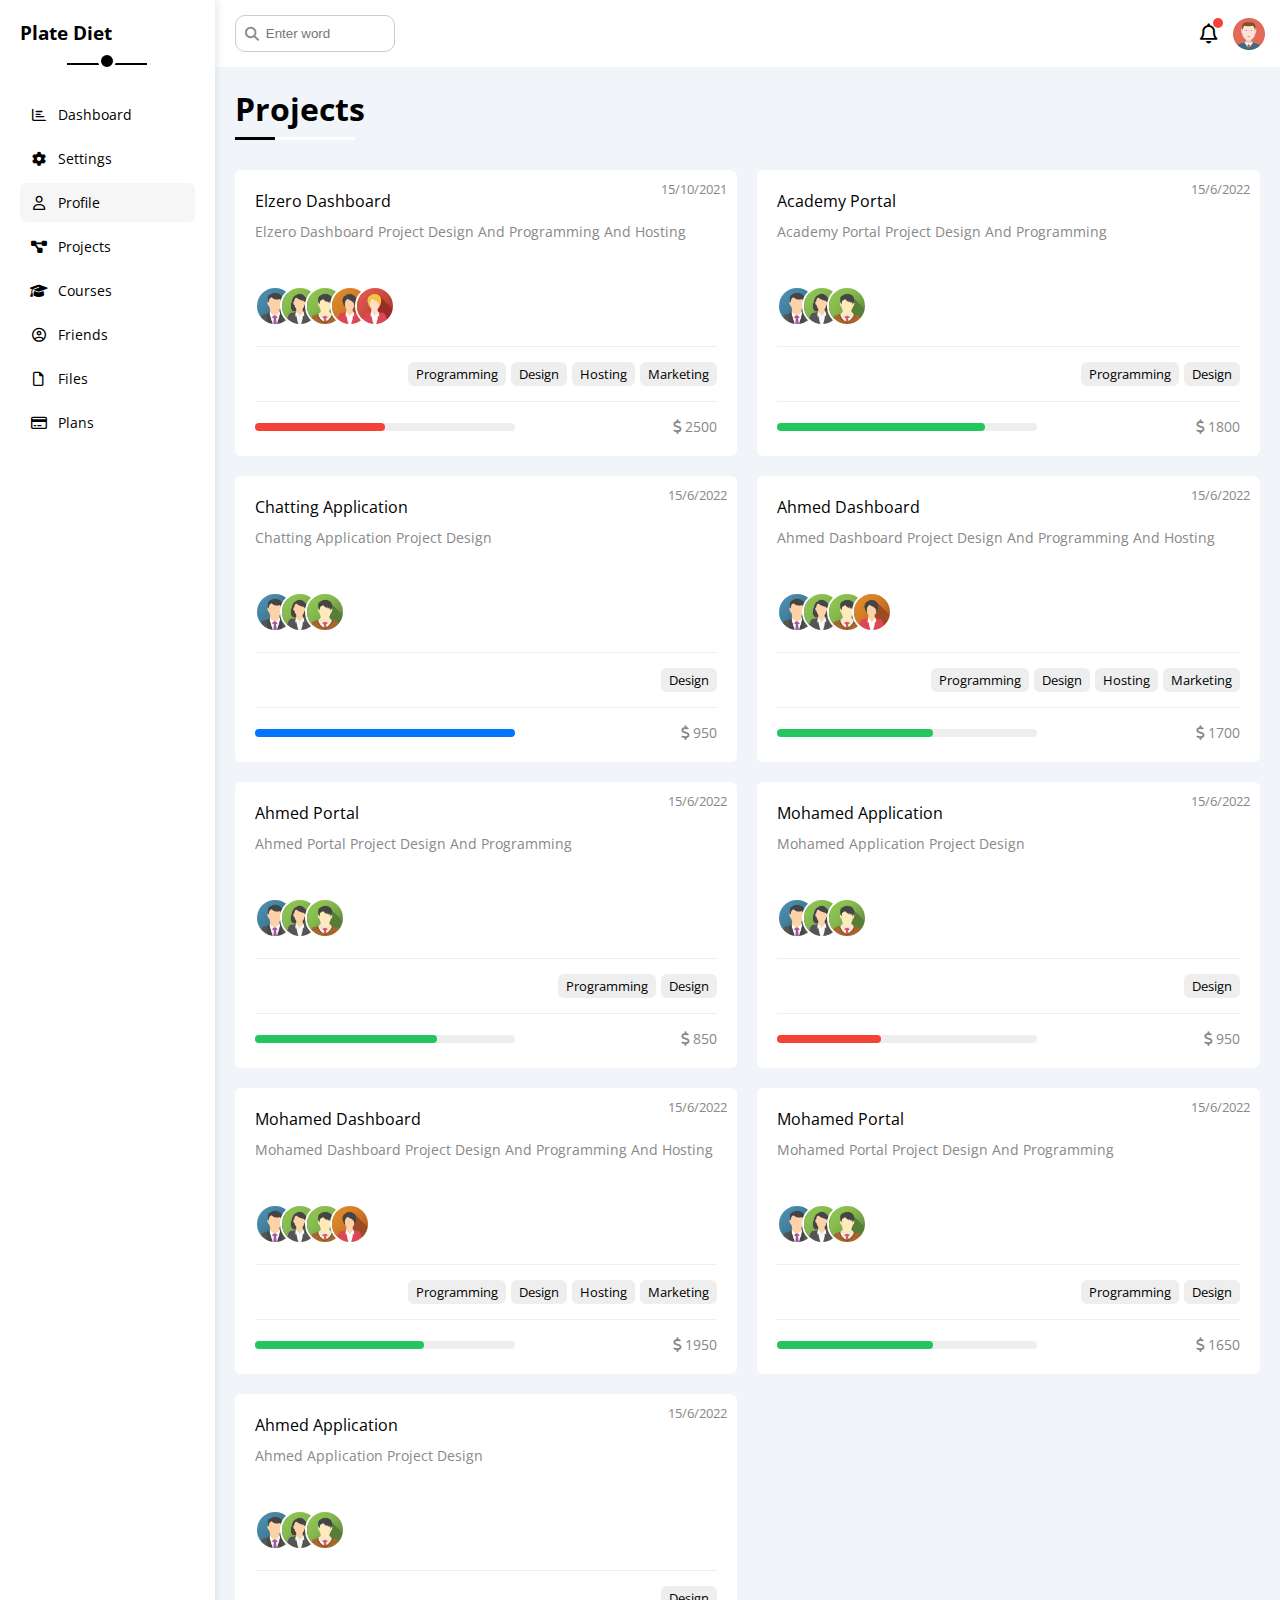
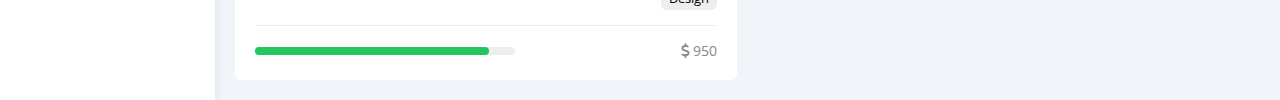
<file: projects.html>
<!DOCTYPE html>
<html lang="en">
  <head>
    <meta charset="UTF-8" />
    <meta http-equiv="X-UA-Compatible" content="IE=edge" />
    <meta name="viewport" content="width=device-width, initial-scale=1.0" />
    <title>Document</title>
    <link rel="stylesheet" href="css/all.min.css" />
    <link rel="stylesheet" href="framework/framework.css" />
    <link rel="stylesheet" href="css/style.css" />
    <link rel="stylesheet" href="css/projects.css" />
    <link
      href="https://fonts.googleapis.com/css2?family=Open+Sans:wght@300;500&display=swap"
      rel="stylesheet"
    />
  </head>
  <body>
    <div class="page d-flex">
      <div class="sidebar bg-white p-20 p-relative">
        <h3 class="p-relative txt-center mt-0">Plate Diet</h3>
        <ul>
          <li>
            <a
              class="d-flex align-center fs-14 c-black rad-6 p-10"
              href="index.html"
            >
              <i class="fa-regular fa-chart-bar fa-fw"></i>
              <span>Dashboard</span>
            </a>
          </li>
          <li>
            <a
              class="d-flex align-center fs-14 c-black rad-6 p-10"
              href="settings.html"
            >
              <i class="fa-solid fa-gear fa-fw"></i>
              <span>Settings</span>
            </a>
          </li>
          <li>
            <a
              class="active d-flex align-center fs-14 c-black rad-6 p-10"
              href="profile.html"
            >
              <i class="fa-regular fa-user fa-fw"></i>
              <span>Profile</span>
            </a>
          </li>
          <li>
            <a
              class="d-flex align-center fs-14 c-black rad-6 p-10"
              href="projects.html"
            >
              <i class="fa-solid fa-diagram-project fa-fw"></i>
              <span>Projects</span>
            </a>
          </li>
          <li>
            <a
              class="d-flex align-center fs-14 c-black rad-6 p-10"
              href="courses.html"
            >
              <i class="fa-solid fa-graduation-cap fa-fw"></i>
              <span>Courses</span>
            </a>
          </li>
          <li>
            <a
              class="d-flex align-center fs-14 c-black rad-6 p-10"
              href="friends.html"
            >
              <i class="fa-regular fa-circle-user fa-fw"></i>
              <span>Friends</span>
            </a>
          </li>
          <li>
            <a
              class="d-flex align-center fs-14 c-black rad-6 p-10"
              href="files.html"
            >
              <i class="fa-regular fa-file fa-fw"></i>
              <span>Files</span>
            </a>
          </li>
          <li>
            <a
              class="d-flex align-center fs-14 c-black rad-6 p-10"
              href="plans.html"
            >
              <i class="fa-regular fa-credit-card fa-fw"></i>
              <span>Plans</span>
            </a>
          </li>
        </ul>
      </div>
      <div class="content w-full">
        <!-- start Head -->
        <div class="head bg-white p-15 between-flex">
          <div class="search p-relative">
            <input type="search" placeholder="Enter word" class="p-10" />
          </div>
          <div class="icons d-flex align-center">
            <span class="notification p-relative">
              <i class="fa-regular fa-bell fa-lg"></i>
            </span>
            <img src="imgs/avatar.png" alt="" />
          </div>
        </div>
        <!-- end Head -->
        <h1 class="p-relative">Projects</h1>
        <div class="projects-page d-grid m-20 gap-20">
          <div class="project bg-white p-20 rad-6 p-relative">
            <span class="date fs-13 c-grey">15/10/2021</span>
            <h4 class="m-0">Elzero Dashboard</h4>
            <p class="c-grey mt-10 mb-10 fs-14">
              Elzero Dashboard Project Design And Programming And Hosting
            </p>
            <div class="team">
              <a href="#"><img src="imgs/team-01.png" alt="" /></a>
              <a href="#"><img src="imgs/team-02.png" alt="" /></a>
              <a href="#"><img src="imgs/team-03.png" alt="" /></a>
              <a href="#"><img src="imgs/team-04.png" alt="" /></a>
              <a href="#"><img src="imgs/team-05.png" alt="" /></a>
            </div>
            <div class="do d-flex">
              <span class="fs-13 rad-6 bg-eee">Programming</span>
              <span class="fs-13 rad-6 bg-eee">Design</span>
              <span class="fs-13 rad-6 bg-eee">Hosting</span>
              <span class="fs-13 rad-6 bg-eee">Marketing</span>
            </div>
            <div class="info between-flex">
              <div class="prog bg-eee">
                <span class="bg-red" style="width: 50%"></span>
              </div>
              <div class="fs-14 c-grey">
                <i class="fa-solid fa-dollar-sign"></i>
                2500
              </div>
            </div>
          </div>
          <div class="project bg-white p-20 rad-6 p-relative">
            <span class="date fs-13 c-grey">15/6/2022</span>
            <h4 class="m-0">Academy Portal</h4>
            <p class="c-grey mt-10 mb-10 fs-14">
              Academy Portal Project Design And Programming
            </p>
            <div class="team">
              <a href="#"><img src="imgs/team-01.png" alt="" /></a>
              <a href="#"><img src="imgs/team-02.png" alt="" /></a>
              <a href="#"><img src="imgs/team-03.png" alt="" /></a>
            </div>
            <div class="do d-flex">
              <span class="fs-13 rad-6 bg-eee">Programming</span>
              <span class="fs-13 rad-6 bg-eee">Design</span>
            </div>
            <div class="info between-flex">
              <div class="prog bg-eee">
                <span class="bg-green" style="width: 80%"></span>
              </div>
              <div class="fs-14 c-grey">
                <i class="fa-solid fa-dollar-sign"></i>
                1800
              </div>
            </div>
          </div>
          <div class="project bg-white p-20 rad-6 p-relative">
            <span class="date fs-13 c-grey">15/6/2022</span>
            <h4 class="m-0">Chatting Application</h4>
            <p class="c-grey mt-10 mb-10 fs-14">
              Chatting Application Project Design
            </p>
            <div class="team">
              <a href="#"><img src="imgs/team-01.png" alt="" /></a>
              <a href="#"><img src="imgs/team-02.png" alt="" /></a>
              <a href="#"><img src="imgs/team-03.png" alt="" /></a>
            </div>
            <div class="do d-flex">
              <span class="fs-13 rad-6 bg-eee">Design</span>
            </div>
            <div class="info between-flex">
              <div class="prog bg-eee">
                <span class="bg-blue" style="width: 100%"></span>
              </div>
              <div class="fs-14 c-grey">
                <i class="fa-solid fa-dollar-sign"></i>
                950
              </div>
            </div>
          </div>
          <div class="project bg-white p-20 rad-6 p-relative">
            <span class="date fs-13 c-grey">15/6/2022</span>
            <h4 class="m-0">Ahmed Dashboard</h4>
            <p class="c-grey mt-10 mb-10 fs-14">
              Ahmed Dashboard Project Design And Programming And Hosting
            </p>
            <div class="team">
              <a href="#"><img src="imgs/team-01.png" alt="" /></a>
              <a href="#"><img src="imgs/team-02.png" alt="" /></a>
              <a href="#"><img src="imgs/team-03.png" alt="" /></a>
              <a href="#"><img src="imgs/team-04.png" alt="" /></a>
            </div>
            <div class="do d-flex">
              <span class="fs-13 rad-6 bg-eee">Programming</span>
              <span class="fs-13 rad-6 bg-eee">Design</span>
              <span class="fs-13 rad-6 bg-eee">Hosting</span>
              <span class="fs-13 rad-6 bg-eee">Marketing</span>
            </div>
            <div class="info between-flex">
              <div class="prog bg-eee">
                <span class="bg-green" style="width: 60%"></span>
              </div>
              <div class="fs-14 c-grey">
                <i class="fa-solid fa-dollar-sign"></i>
                1700
              </div>
            </div>
          </div>
          <div class="project bg-white p-20 rad-6 p-relative">
            <span class="date fs-13 c-grey">15/6/2022</span>
            <h4 class="m-0">Ahmed Portal</h4>
            <p class="c-grey mt-10 mb-10 fs-14">
              Ahmed Portal Project Design And Programming
            </p>
            <div class="team">
              <a href="#"><img src="imgs/team-01.png" alt="" /></a>
              <a href="#"><img src="imgs/team-02.png" alt="" /></a>
              <a href="#"><img src="imgs/team-03.png" alt="" /></a>
            </div>
            <div class="do d-flex">
              <span class="fs-13 rad-6 bg-eee">Programming</span>
              <span class="fs-13 rad-6 bg-eee">Design</span>
            </div>
            <div class="info between-flex">
              <div class="prog bg-eee">
                <span class="bg-green" style="width: 70%"></span>
              </div>
              <div class="fs-14 c-grey">
                <i class="fa-solid fa-dollar-sign"></i>
                850
              </div>
            </div>
          </div>
          <div class="project bg-white p-20 rad-6 p-relative">
            <span class="date fs-13 c-grey">15/6/2022</span>
            <h4 class="m-0">Mohamed Application</h4>
            <p class="c-grey mt-10 mb-10 fs-14">
              Mohamed Application Project Design
            </p>
            <div class="team">
              <a href="#"><img src="imgs/team-01.png" alt="" /></a>
              <a href="#"><img src="imgs/team-02.png" alt="" /></a>
              <a href="#"><img src="imgs/team-03.png" alt="" /></a>
            </div>
            <div class="do d-flex">
              <span class="fs-13 rad-6 bg-eee">Design</span>
            </div>
            <div class="info between-flex">
              <div class="prog bg-eee">
                <span class="bg-red" style="width: 40%"></span>
              </div>
              <div class="fs-14 c-grey">
                <i class="fa-solid fa-dollar-sign"></i>
                950
              </div>
            </div>
          </div>
          <div class="project bg-white p-20 rad-6 p-relative">
            <span class="date fs-13 c-grey">15/6/2022</span>
            <h4 class="m-0">Mohamed Dashboard</h4>
            <p class="c-grey mt-10 mb-10 fs-14">
              Mohamed Dashboard Project Design And Programming And Hosting
            </p>
            <div class="team">
              <a href="#"><img src="imgs/team-01.png" alt="" /></a>
              <a href="#"><img src="imgs/team-02.png" alt="" /></a>
              <a href="#"><img src="imgs/team-03.png" alt="" /></a>
              <a href="#"><img src="imgs/team-04.png" alt="" /></a>
            </div>
            <div class="do d-flex">
              <span class="fs-13 rad-6 bg-eee">Programming</span>
              <span class="fs-13 rad-6 bg-eee">Design</span>
              <span class="fs-13 rad-6 bg-eee">Hosting</span>
              <span class="fs-13 rad-6 bg-eee">Marketing</span>
            </div>
            <div class="info between-flex">
              <div class="prog bg-eee">
                <span class="bg-green" style="width: 65%"></span>
              </div>
              <div class="fs-14 c-grey">
                <i class="fa-solid fa-dollar-sign"></i>
                1950
              </div>
            </div>
          </div>
          <div class="project bg-white p-20 rad-6 p-relative">
            <span class="date fs-13 c-grey">15/6/2022</span>
            <h4 class="m-0">Mohamed Portal</h4>
            <p class="c-grey mt-10 mb-10 fs-14">
              Mohamed Portal Project Design And Programming
            </p>
            <div class="team">
              <a href="#"><img src="imgs/team-01.png" alt="" /></a>
              <a href="#"><img src="imgs/team-02.png" alt="" /></a>
              <a href="#"><img src="imgs/team-03.png" alt="" /></a>
            </div>
            <div class="do d-flex">
              <span class="fs-13 rad-6 bg-eee">Programming</span>
              <span class="fs-13 rad-6 bg-eee">Design</span>
            </div>
            <div class="info between-flex">
              <div class="prog bg-eee">
                <span class="bg-green" style="width: 60%"></span>
              </div>
              <div class="fs-14 c-grey">
                <i class="fa-solid fa-dollar-sign"></i>
                1650
              </div>
            </div>
          </div>
          <div class="project bg-white p-20 rad-6 p-relative">
            <span class="date fs-13 c-grey">15/6/2022</span>
            <h4 class="m-0">Ahmed Application</h4>
            <p class="c-grey mt-10 mb-10 fs-14">
              Ahmed Application Project Design
            </p>
            <div class="team">
              <a href="#"><img src="imgs/team-01.png" alt="" /></a>
              <a href="#"><img src="imgs/team-02.png" alt="" /></a>
              <a href="#"><img src="imgs/team-03.png" alt="" /></a>
            </div>
            <div class="do d-flex">
              <span class="fs-13 rad-6 bg-eee">Design</span>
            </div>
            <div class="info between-flex">
              <div class="prog bg-eee">
                <span class="bg-green" style="width: 90%"></span>
              </div>
              <div class="fs-14 c-grey">
                <i class="fa-solid fa-dollar-sign"></i>
                950
              </div>
            </div>
          </div>
        </div>
      </div>
    </div>
  </body>
</html>
</file>
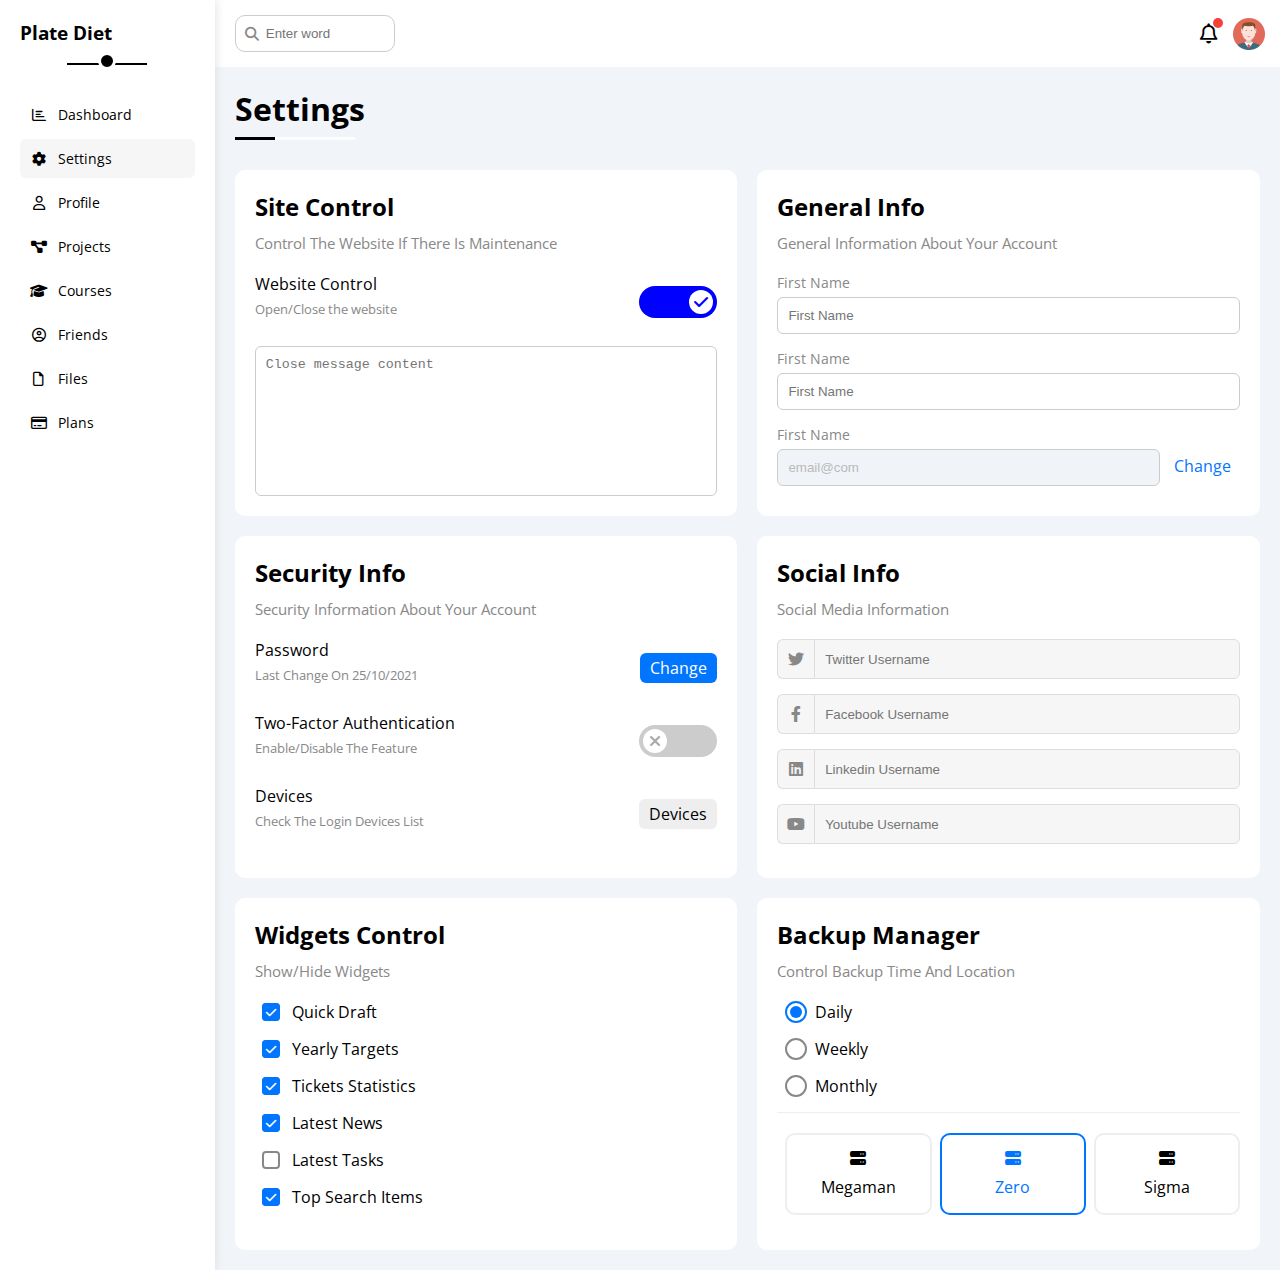
<file: settings.html>
<!DOCTYPE html>
<html lang="en">
  <head>
    <meta charset="UTF-8" />
    <meta http-equiv="X-UA-Compatible" content="IE=edge" />
    <meta name="viewport" content="width=device-width, initial-scale=1.0" />
    <title>Document</title>
    <link rel="stylesheet" href="css/all.min.css" />
    <link rel="stylesheet" href="framework/framework.css" />
    <link rel="stylesheet" href="css/style.css" />
    <link rel="stylesheet" href="css/settings.css" />
    <link
      href="https://fonts.googleapis.com/css2?family=Open+Sans:wght@300;500&display=swap"
      rel="stylesheet"
    />
  </head>
  <body>
    <div class="page d-flex">
      <div class="sidebar bg-white p-20 p-relative">
        <h3 class="p-relative txt-center mt-0">Plate Diet</h3>
        <ul>
          <li>
            <a
              class="d-flex align-center fs-14 c-black rad-6 p-10"
              href="index.html"
            >
              <i class="fa-regular fa-chart-bar fa-fw"></i>
              <span>Dashboard</span>
            </a>
          </li>
          <li>
            <a
              class="active d-flex align-center fs-14 c-black rad-6 p-10"
              href="settings.html"
            >
              <i class="fa-solid fa-gear fa-fw"></i>
              <span>Settings</span>
            </a>
          </li>
          <li>
            <a
              class="d-flex align-center fs-14 c-black rad-6 p-10"
              href="profile.html"
            >
              <i class="fa-regular fa-user fa-fw"></i>
              <span>Profile</span>
            </a>
          </li>
          <li>
            <a
              class="d-flex align-center fs-14 c-black rad-6 p-10"
              href="projects.html"
            >
              <i class="fa-solid fa-diagram-project fa-fw"></i>
              <span>Projects</span>
            </a>
          </li>
          <li>
            <a
              class="d-flex align-center fs-14 c-black rad-6 p-10"
              href="courses.html"
            >
              <i class="fa-solid fa-graduation-cap fa-fw"></i>
              <span>Courses</span>
            </a>
          </li>
          <li>
            <a
              class="d-flex align-center fs-14 c-black rad-6 p-10"
              href="friends.html"
            >
              <i class="fa-regular fa-circle-user fa-fw"></i>
              <span>Friends</span>
            </a>
          </li>
          <li>
            <a
              class="d-flex align-center fs-14 c-black rad-6 p-10"
              href="files.html"
            >
              <i class="fa-regular fa-file fa-fw"></i>
              <span>Files</span>
            </a>
          </li>
          <li>
            <a
              class="d-flex align-center fs-14 c-black rad-6 p-10"
              href="plans.html"
            >
              <i class="fa-regular fa-credit-card fa-fw"></i>
              <span>Plans</span>
            </a>
          </li>
        </ul>
      </div>
      <div class="content w-full">
        <!-- start Head -->
        <div class="head bg-white p-15 between-flex">
          <div class="search p-relative">
            <input type="search" placeholder="Enter word" class="p-10" />
          </div>
          <div class="icons d-flex align-center">
            <span class="notification p-relative">
              <i class="fa-regular fa-bell fa-lg"></i>
            </span>
            <img src="imgs/avatar.png" alt="" />
          </div>
        </div>
        <!-- end Head -->
        <h1 class="p-relative">Settings</h1>
        <div class="settings-page m-20 d-grid gap-20">
          <!-- Start Settings Box -->
          <div class="p-20 bg-white rad-10">
            <h2 class="mt-0 mb-10">Site Control</h2>
            <p class="mt-0 mb-20 c-grey fs-15">
              Control The Website If There Is Maintenance
            </p>
            <div class="mb-15 between-flex">
              <div>
                <span>Website Control</span>
                <p class="c-grey mt-5 mb-0 fs-13">Open/Close the website</p>
              </div>
              <div>
                <label>
                  <input class="toggle-checkbox" type="checkbox" checked />
                  <div class="toggle-switch"></div>
                </label>
              </div>
            </div>
            <textarea
              name=""
              id=""
              placeholder="Close message content"
              class="close-message p-10 rad-6 d-block w-full"
            ></textarea>
          </div>
          <!-- end Settings Box -->
          <!-- Start Settings Box -->
          <div class="p-20 bg-white rad-10">
            <h2 class="mt-0 mb-10">General Info</h2>
            <p class="mt-0 mb-20 c-grey fs-15">
              General Information About Your Account
            </p>
            <div class="mb-15">
              <label for="first" class="fs-14 c-grey d-block mb-5"
                >First Name</label
              >
              <input
                type="text"
                name="first"
                placeholder="First Name"
                class="b-none border-ccc p-10 rad-6 d-block w-full"
                id="first"
              />
            </div>
            <div class="mb-15">
              <label for="first" class="fs-14 c-grey d-block mb-5"
                >First Name</label
              >
              <input
                type="text"
                name="first"
                placeholder="First Name"
                class="b-none border-ccc p-10 rad-6 d-block w-full"
                id="first"
              />
            </div>
            <div>
              <label for="first" class="fs-14 c-grey d-block mb-5"
                >First Name</label
              >
              <input
                type="email"
                name="email"
                placeholder="emaile"
                class="b-none border-ccc p-10 rad-6 d-block w-full email mr-10"
                id="first"
                value="email@com"
                disabled
              />
              <a href="#" class="c-blue">Change</a>
            </div>
          </div>
          <!-- end Settings Box -->
          <div class="p-20 bg-white rad-10">
            <h2 class="mt-0 mb-10">Security Info</h2>
            <p class="mt-0 mb-20 c-grey fs-15">
              Security Information About Your Account
            </p>
            <div class="sec-box mb-15 between-flex">
              <div>
                <span>Password</span>
                <p class="c-grey mt-5 mb-0 fs-13">Last Change On 25/10/2021</p>
              </div>
              <a href="" class="bg-blue c-white btn-shape">Change</a>
            </div>

            <div class="sec-box mb-15 between-flex">
              <div>
                <span>Two-Factor Authentication </span>
                <p class="c-grey mt-5 mb-0 fs-13">Enable/Disable The Feature</p>
              </div>
              <label>
                <input class="toggle-checkbox" type="checkbox" />
                <div class="toggle-switch"></div>
              </label>
            </div>
            <div class="sec-box mb-15 between-flex">
              <div>
                <span>Devices</span>
                <p class="c-grey mt-5 mb-0 fs-13">
                  Check The Login Devices List
                </p>
              </div>
              <a href="" class="bg-eee c-black btn-shape">Devices</a>
            </div>
          </div>

          <div class="social-boxes p-20 bg-white rad-10">
            <h2 class="mt-0 mb-10">Social Info</h2>
            <p class="mt-0 mb-20 c-grey fs-15">Social Media Information</p>
            <div class="d-flex align-center mb-15">
              <i class="fa-brands fa-twitter center-flex c-grey"></i>
              <input class="w-full" type="text" placeholder="Twitter Username" />
            </div>
            <div class="d-flex align-center mb-15">
              <i class="fa-brands fa-facebook-f center-flex c-grey"></i>
              <input class="w-full" type="text" placeholder="Facebook Username" />
            </div>
            <div class="d-flex align-center mb-15">
              <i class="fa-brands fa-linkedin center-flex c-grey"></i>
              <input class="w-full" type="text" placeholder="Linkedin Username" />
            </div>
            <div class="d-flex align-center">
              <i class="fa-brands fa-youtube center-flex c-grey"></i>
              <input class="w-full" type="text" placeholder="Youtube Username" />
            </div>
          </div>
          
          <div class="widgets-control p-20 bg-white rad-10">
            <h2 class="mt-0 mb-10">Widgets Control</h2>
            <p class="mt-0 mb-20 c-grey fs-15">Show/Hide Widgets</p>
            <div class="control d-flex align-center mb-15">
              <input type="checkbox" id="one" checked />
              <label for="one">Quick Draft</label>
            </div>
            <div class="control d-flex align-center mb-15">
              <input type="checkbox" id="two" checked />
              <label for="two">Yearly Targets</label>
            </div>
            <div class="control d-flex align-center mb-15">
              <input type="checkbox" id="three" checked />
              <label for="three">Tickets Statistics</label>
            </div>
            <div class="control d-flex align-center mb-15">
              <input type="checkbox" id="four" checked />
              <label for="four">Latest News</label>
            </div>
            <div class="control d-flex align-center mb-15">
              <input type="checkbox" id="five" />
              <label for="five">Latest Tasks</label>
            </div>
            <div class="control d-flex align-center mb-15">
              <input type="checkbox" id="six" checked />
              <label for="six">Top Search Items</label>
            </div>
          </div>

          <div class="backup-control p-20 bg-white rad-10">
            <h2 class="mt-0 mb-10">Backup Manager</h2>
            <p class="mt-0 mb-20 c-grey fs-15">Control Backup Time And Location</p>
            <div class="date d-flex align-center mb-15">
              <input type="radio" name="time" id="daily" checked />
              <label for="daily">Daily</label>
            </div>
            <div class="date d-flex align-center mb-15">
              <input type="radio" name="time" id="weekly" />
              <label for="weekly">Weekly</label>
            </div>
            <div class="date d-flex align-center mb-15">
              <input type="radio" name="time" id="monthly" />
              <label for="monthly">Monthly</label>
            </div>
            <div class="servers d-flex align-center txt-c">
              <input type="radio" name="servers" id="server-one" />
              <div class="server mb-15 rad-10 w-full">
                <label class="d-block m-15" for="server-one">
                  <i class="fa-solid fa-server d-block mb-10"></i>
                  Megaman
                </label>
              </div>
              <input type="radio" name="servers" id="server-two" checked />
              <div class="server mb-15 rad-10 w-full">
                <label class="d-block m-15" for="server-two">
                  <i class="fa-solid fa-server d-block mb-10"></i>
                  Zero
                </label>
              </div>
              <input type="radio" name="servers" id="server-three" />
              <div class="server mb-15 rad-10 w-full">
                <label class="d-block m-15" for="server-three">
                  <i class="fa-solid fa-server d-block mb-10"></i>
                  Sigma
                </label>
              </div>
            </div>
          </div>
        <!-- end projects -->
      </div>
    </div>
  </body>
</html>
</file>
<file: framework/framework.css>
:root {
    --blue-color: #0075ff;
    --blue-alt-color: #0d69d5;
    --orange-color: #f59e0b;
    --green-color: #22c55e;
    --red-color: #f44336;
    --grey-color: #888;
  }
/* Start Box */
.d-flex{
    display: flex;
}.f-wrap {
  flex-wrap: wrap;
}
.d-block{
    display: block;
}
.align-center{
    align-items: center;
}
.space-between {
  justify-content: space-between;
}
/* end Box */
/* start padding + margin */
.p-10 {
  padding: 10px;
}
.p-15 {
  padding: 15px;
}
.p-20 {
  padding: 20px;
}
.pt-10 {
  padding-top: 10px;
}
.pt-15 {
  padding-top: 15px;
}
.pt-20 {
  padding-top: 20px;
}
.pb-10 {
  padding-bottom: 10px;
}
.pb-15 {
  padding-bottom: 15px;
}
.pb-20 {
  padding-bottom: 20px;
}
.pl-15 {
  padding-left: 15px;
}
.m-0 {
  margin: 0;
}
.m-15 {
  margin: 15px;
}
.m-20 {
  margin: 20px;
}
.mt-0 {
  margin-top: 0;
}
.mt-5 {
  margin-top: 5px;
}
.mt-10 {
  margin-top: 10px;
}
.mt-15 {
  margin-top: 15px;
}
.mt-20 {
  margin-top: 20px;
}
.mt-25 {
  margin-top: 25px;
}
.mr-10 {
  margin-right: 10px;
}
.mr-15 {
  margin-right: 15px;
}
.mb-5 {
  margin-bottom: 5px;
}
.mb-10 {
  margin-bottom: 10px;
}
.mb-15 {
  margin-bottom: 15px;
}
.mb-20 {
  margin-bottom: 20px;
}
.mb-25 {
  margin-bottom: 25px;
}
/* end padding + margin */
/* start color */
.c-black {
  color: black;
}
.c-white {
  color: white;
}
.c-grey {
  color: var(--grey-color);
}
.c-red {
  color: var(--red-color);
}
.c-green {
  color: var(--green-color);
}
.c-blue {
  color: var(--blue-color);
}
.c-orange {
  color: var(--orange-color);
}
.bg-red {
  background-color: var(--red-color);
}
.bg-green {
  background-color: var(--green-color);
}
.bg-blue {
  background-color: var(--blue-color);
}
.bg-orange {
  background-color: var(--orange-color);
}
.bg-white {
  background-color: white;
}
.bg-eee {
  background-color: #eee;
}
/* end color */
/* start Position */
.p-relative{
    position: relative;
}
/* end Position */
/* start fonts */
.text-c {
  text-align: center ;
}
.fs-13 {
  font-size: 13px;
}
.fs-14 {
  font-size: 14px;
}
.fs-15 {
  font-size: 15px;
}
.fs-25 {
  font-size: 25px;
}
.fw-bold {
  font-weight: bold;
}
@media (max-width: 767px) {
  .txt-c-mobile {
    text-align: center;
  }
}
/* end fonts */
/* start border */
.rad-6{
    border-radius: 6px;
}.rad-10 {
    border-radius: 10px;
  }.txt-c {
    text-align: center;
  }.b-none {
    border: none;
  }
  .border-ccc {
    border: 1px solid #ccc;
  }
/* end border */


/* start Components */
.between-flex{
    display: flex;
    align-items: center;
    justify-content: space-between;
}.btn-shape {
  padding: 4px 10px;
  border-radius: 6px;
}.center-flex {
  display: flex;
  align-items: center;
  justify-content: center;
}
/* end Components */
/* start width and height */
.w-full {
    width: 100%;
  }
  .w-fit {
    width: fit-content;
  }
  .h-full {
    height: 100%;
  }
/* end width and height */
.d-grid {
    display: grid;
  }
  .gap-20 {
    gap: 20px;
  }
  @media (max-width: 767px) {
    .txt-c-mobile {
      text-align: center;
    }
  
    .block-mobile {
      display: block;
    }
    .hide-mobile {
      display: none;
    }
  }  .toggle-checkbox{
    /* يخفي العنصر */
    -webkit-appearance: none;
    appearance: none;
    display: none;
}
.toggle-switch{
    background-color: #ccc;
    width: 78px;
    height: 32px;
    border-radius: 16px;
    position: relative;
    transition: 0.3s;
    cursor: pointer;
}
.toggle-switch::before{
    font-family: var(--fa-style-family-classic);
    content: "\f00d";
    font-weight: 900;
    background-color: white;
    width: 24px;
    height: 24px;
    position: absolute;
    border-radius: 50%;
    top: 4px;
    left: 4px;
    display: flex;
    justify-content: center;
    align-items: center;
    color: #aaa;
    transition: 0.3s;
}
.w-100 {
  width: 100px;
}.rad-half {
  border-radius: 50%;
}
.h-100 {
  height: 100px;
}
.toggle-checkbox:checked + .toggle-switch{
background-color:blue;

}
.toggle-checkbox:checked + .toggle-switch::before{
    content:"\f00c";
    left: 50px;
    color:blue;
}
</file>
<file: css/style.css>
:root {
    --blue-color: #0075ff;
    --blue-alt-color: #0d69d5;
    --orange-color: #f59e0b;
    --green-color: #22c55e;
    --red-color: #f44336;
    --grey-color: #888;
  }
*{
    box-sizing: border-box;
}
body{
    margin: 0;
    font-family: "Open Sans",sans-serif;
}
*:focus{
    outline:none;
}
ul{
    list-style: none;
    padding: 0;
}
::-webkit-scrollbar {
    width: 15px;
  }
  ::-webkit-scrollbar-track {
    background-color: white;
  }
  ::-webkit-scrollbar-thumb {
    background-color: var(--blue-color);
  }
  ::-webkit-scrollbar-thumb:hover {
    background-color: var(--blue-alt-color);
  }
a{
    text-decoration:none;
}
.page{
    background-color: #f1f5f9;
    min-height: 100vh;
}
/* start sidebar */
.sidebar{
width: 250px;
box-shadow: 0 0 10px #ddd;
}
.sidebar >h3{
    margin-bottom: 50px;

}
.sidebar >h3::before,
.sidebar >h3::after{
    content:"";
    background-color: black;
    transform: translateX(-50%);
    position: absolute;
    left: 50%;

}
.sidebar >h3::before{
    width: 80px;
    height: 2px;
    bottom: -20px;
    
}
.sidebar >h3::after{
    bottom: -25px;
    width: 12px;
    height: 12px;
    border-radius: 50%;
    border:3px solid white;
}
.sidebar ul li a{
    transition:0.3s;
    margin-bottom: 5px;
}
.sidebar ul li a:hover,
.sidebar ul li a.active{
    background-color: #f6f6f6;
}
.sidebar ul li a span{
    font-size: 14px;
    margin-left: 10px;
}

/* end sidebar */

@media(max-width:767px){
    .sidebar{
        width: 63px;
        padding: 10px;
    }
    
.sidebar >h3{
    font-size: 13px;
    margin-bottom: 15px;
}
.sidebar >h3::before,
.sidebar >h3::after{
    display:none;
}
.sidebar ul li a span{
    display:none;
}
}
/* start content  */
.content{
overflow: hidden;
}
.content .search::before{
    font-family: var(--fa-style-family-classic);
content:"\f002";
font-weight: 900;
position: absolute;
left: 15px;
top: 50%;
transform: translateY(-50%);
font-size: 14px;
color: var(--grey-color);
}
.content .search input{
    border:1px solid #ccc;
    border-radius: 10px;
    margin-left: 5px;
    padding-left: 30px;
    width: 160px;
    transition: width .5ms;

}
.content .search input:focus{
    width: 200px;
}
.content .search input:focus::placeholder{
opacity: 0;
}
.head .icons .notification::before{
    content: "";
    position: absolute;
    width: 10px;
    height: 10px;
    background-color: var(--red-color);
    border-radius: 50%;
    right: -5px;
    top: -5px;

}
.head .icons img{
    width: 32px;
    height: 32px;
    margin-left: 15px;
}
/* end content  */
.page h1{
    margin: 20px 20px 40px;
}
.page h1::before,
.page h1::after{
content: "";
height: 3px;
position: absolute;
bottom: -10px;
left: 0;
}
.page h1::before{
background-color: white;
width: 120px;
}
.page h1::after{
    background-color: black;
    width: 40px;
}
.wrapper{
    grid-template-columns: repeat(auto-fill,minmax(450px,1fr));
    margin-left: 20px;
    margin-bottom: 20px;
    margin-right: 20px;
}
@media(max-width:767px){
    .wrapper{
        grid-template-columns:minmax(200px,1fr);
        margin-left: 10px;
        margin-right: 10px;
        gap: 10px;
    }
}
/* start welcome */
.welcome{
    overflow: hidden;
}
.welcome .avatar{
    width: 64px;
    height: 64px;
    border:2px solid white;
    border-radius: 50%;
    padding: 2px;
    box-shadow: 0 0 5px #ddd;
    margin-left: 20px;
    margin-top: -32px;
}
.welcome .intro img{
width: 170px;
margin-bottom: -10px;
}
.welcome .body{
border-top: 1px solid #eee;
border-bottom: 1px solid #eee;
}
.welcome .body>div{
flex:1
}
.welcome .visit{
margin: 0 15px 15px auto;
transition: .3s;
}
.welcome .visit:hover{
    background-color: var(--blue-alt-color);
}
@media (max-width:767px){
    .welcome .intro{
        padding-bottom: 30px;
    }
    .welcome .avatar{
        margin-left: 0;
    }
    .welcome .body >div:not(:last-child){
        margin-bottom: 20px;
    }
}
/* end welcome */
/* start quick Draft  */
.quick-draft textarea{
resize: none;   
min-height: 180px;
}
.quick-draft .save{
    margin-left: auto;
    transition: .3s;
    cursor: pointer;
}
.quick-draft .save:hover{
    background-color: var(--blue-alt-color);
}
/* end quick Draft  */
/* start targets */
.targets .target-row .icon{
width: 80px;
height: 80px;
margin-right: 15px;
}
.targets .details{
    flex: 1;
}
.targets .details .progress{
    height: 4px;
}
.targets .details .progress>span{
    position: absolute;
    left: 0;
    top: 0;
    height: 100%;
}
.targets .details .progress>span span{
    position: absolute;
    bottom: 16px;
    right: -16px;
    color: white;
    padding: 2px 5px;
    border-radius: 6px;
    font-size: 13px;
}
.targets .details .progress>span span::after{
    content:"";
    border-color: transparent;
    border-width: 5px;
    border-style: solid;
    position: absolute;
    bottom: -10px;
    left: 50%;
    transform: translateX(-50%);
}
.targets .details .progress>.blue span::after{
    border-top-color:var(--blue-color) ;

}.targets .details .progress > .orange span::after {
    border-top-color: var(--orange-color);
  }
  .targets .details .progress > .green span::after {
    border-top-color: var(--green-color);
  }
  
.blue .icon,
.blue .progress{
background-color: rgb(0 117 255 / 20%);
}
.orange .icon,
.orange .progress {
  background-color: rgb(245 158 11 / 20%);
}
.green .icon,
.green .progress {
  background-color: rgb(34 197 94 / 20%);
}
/* end targets */
/**start tickets*/
.tickets .box{
border:1px solid #ccc;
width: calc(50% - 10px);
}
@media (max-width:767px){
    .tickets .box{
   width: 100%;
    }

}
/**end tickets*/
/* start latest-news */
.latest-news .news-row:not(:last-of-type){
margin-bottom: 20px;
padding-bottom: 20px;
border-bottom: 1px solid #eee;
}
.latest-news .news-row img{
    width: 100px;
    border-radius: 6px;
    margin-right: 15px;
}
.latest-news .info{
    flex-grow: 1;
}
.latest-news .info  h3{
margin: 0 0 6px;
font-size: 16px;
}
@media (max-width: 767px) {
    
.latest-news .news-row {
    display: block;
}
.latest-news .news-row .label{
    margin: 10px auto;
    width:fit-content;
}
}
/* end latest-news */
/* start tasks */
.tasks .task-row:not(:last-of-type){
     margin-bottom: 15px;
     padding-bottom: 15px;
     border-bottom: 1px solid #eee;
}
.tasks .info{
    flex-grow: 1;
}
.tasks .done{
    opacity: .3;
}
.tasks .done h3,
.tasks .done p{
    text-decoration: line-through;
}
.tasks  .delete{
    cursor: pointer;
    transition: .3s;
}
.tasks  .delete:hover{
    color:var(--red-color)
}
/* end tasks */
/* start latest-uploads */
.latest-uploads ul li:not(:last-child){
border-bottom: 1px solid #eee;
}
.latest-uploads ul li img{
    width: 40px;
    height: 40px;
}
/* end latest-uploads */
/* start last-project */
.last-project ul::before{
content:"";
position: absolute;
left: 11px;
width: 2px;
height: 100%;
background-color: var(--blue-color);
}
.last-project ul li::before{
    content:"";
    width: 20px;
    height: 20px;
    display: block;
    border-radius: 50%;
    background-color: white;
    border:2px solid white;
    outline: 2px solid var(--blue-color);
    margin-right: 15px;
z-index: 1;
}
.last-project ul li.done::before{
background-color: var(--blue-color);

}
.last-project ul li.currnet::before{
    animation: change-color .8s infinite alternate;
    
}
.last-project .launch-icon{
position: absolute;
width: 160px;
right: 0;
bottom: 0;
opacity: .4;
}
@keyframes change-color{
    from{
background-color: var(--blue-color);
    }
    to{
        background-color: white;

    }
}
/* end last-project */
/* start reminders */
.reminders ul li .key{
    width: 15px;
    height: 15px;
    border-radius: 50%;
}
.reminders ul li>.blue{
    border-left: 2px solid var(--blue-color);
}
.reminders ul li > .green {
  border-left: 2px solid var(--green-color);
}
.reminders ul li > .orange {
  border-left: 2px solid var(--orange-color);
}
.reminders ul li > .red {
  border-left: 2px solid var(--red-color);
}
/* end reminders */
/* start latest-post */
.latest-post .avatar{
    width: 48px;
    height: 48px;
}
.latest-post .post-content{
    line-height: 1.8;
    border-top: 1px solid #eee;
    border-bottom: 1px solid #eee;
    min-height: 140px;
}
/* end latest-post */
/* social-media */
.social-media .box{
padding-left: 70px;
}
.social-media .box i{
    position: absolute;
    left: 0;
    top: 0;
    width: 52px;
    transition: .3s;
}
.social-media .box i:hover{
    transform: rotate(5deg);
}
.social-media .twitter {
  background-color: rgb(29 161 242 / 20%);
  color: #1da1f2;
}
.social-media .twitter i,
.social-media .twitter a {
  background-color: #1da1f2;
}
.social-media .facebook {
  background-color: rgb(24 119 242 / 20%);
  color: #1da1f2;
}
.social-media .facebook i,
.social-media .facebook a {
  background-color: #1877f2;
}
.social-media .youtube {
  background-color: rgb(255 0 0 / 20%);
  color: #ff0000;
}
.social-media .youtube i,
.social-media .youtube a {
  background-color: #ff0000;
}
.social-media .linkedin {
  background-color: rgb(0 119 181 / 20%);
  color: #0077b5;
}
.social-media .linkedin i,
.social-media .linkedin a {
  background-color: #0077b5;
}
/* end social-media */
/* end projects */
.projects .responsive-table{
    overflow-x: auto;

}
/* عشان عناصر ما دخلش في بعض في الجدول  */
.projects table{
    min-width: 1000px;
    border-spacing: 0;
}
.projects thead td{
    background-color: #eee;
    font-weight: bold;
}
.projects table td{
    padding: 15px;
}
.projects table tbody td{
    border-bottom: 1px solid #eee;
    border-left: 1px solid #eee;
    transition: .3s;
}
.projects table tbody tr td:last-child{
    border-right: 1px solid #eee;
}
.projects table tbody tr:hover td {
background-color: #faf7f7;
}
.projects table img{
    width: 32px;
    height: 32px;
    border-radius: 50%;
    padding: 2px;
    background-color: white;
}
.projects table img:not(:first-child){
    margin-left: -20px;
}
.projects table  .label{
    font-size: 13px;
    
}
/* end projects */
</file>
<file: css/courses.css>
/* Start Courses Page */
.courses-page {
    grid-template-columns: repeat(auto-fill, minmax(300px, 1fr));
  }
  @media (max-width: 767px) {
    .courses-page {
      grid-template-columns: minmax(200px, 1fr);
      margin-left: 10px;
      margin-right: 10px;
      gap: 10px;
    }
  }
  .courses-page .course {
    overflow: hidden;
  }
  .courses-page .course .cover {
    max-width: 100%;
  }
  .courses-page .course .instructor {
    position: absolute;
    width: 64px;
    height: 64px;
    border-radius: 50%;
    top: 20px;
    left: 20px;
    border: 2px solid white;
  }
  .courses-page .course .description {
    line-height: 1.6;
  }
  .courses-page .course .info {
    border-top: 1px solid #eee;
    font-size: 13px;
  }
  .courses-page .course .info .title {
    position: absolute;
    top: -13px;
    left: 50%;
    transform: translateX(-50%);
    font-size: 13px;
  }
  /* End Courses Page */
</file>
<file: css/files.css>
/* Start Files Page */
.files-page {
    flex-direction: row-reverse;
    align-items: flex-start;
  }
  @media (max-width: 767px) {
    .files-page {
      flex-direction: column;
      align-items: normal;
    }
  }
  .files-page .files-stats {
    min-width: 260px;
  }
  .files-page .files-stats .icon {
    width: 40px;
    height: 40px;
    margin-right: 10px;
  }
  .files-page .files-stats .size {
    margin-left: auto;
  }
  .files-page .files-stats .blue {
    background-color: rgb(0 117 255 / 20%);
  }
  .files-page .files-stats .green {
    background-color: rgb(34 197 94 / 20%);
  }
  .files-page .files-stats .red {
    background-color: rgb(244 67 54 / 20%);
  }
  .files-page .files-stats .orange {
    background-color: rgb(245 158 11 / 20%);
  }
  .files-page .files-stats .upload {
    margin: 15px auto 0;
    padding: 10px 15px;
    transition: 0.3s;
  }
  .files-page .files-stats .upload:hover {
    background-color: var(--blue-alt-color);
  }
  .files-page .files-stats .upload:hover i {
    animation: go-up 0.8s infinite;
  }
  .files-page .files-content {
    flex: 1;
    grid-template-columns: repeat(auto-fill, minmax(200px, 1fr));
  }
  .files-page .files-content img {
    width: 64px;
    height: 64px;
    transition: 0.3s;
  }
  .files-page .files-content .file:hover img {
    transform: rotate(5deg);
  }
  .files-page .files-content .info {
    border-top: 1px solid #eee;
  }@keyframes go-up {
    0%,
    100% {
      transform: translateY(0);
    }
    50% {
      transform: translateY(-5px);
    }
  }
</file>
<file: css/friends.css>
/* Start Friends Page */
.friends-page {
    grid-template-columns: repeat(auto-fill, minmax(300px, 1fr));
  }
  @media (max-width: 767px) {
    .friends-page {
      grid-template-columns: minmax(200px, 1fr);
      margin-left: 10px;
      margin-right: 10px;
      gap: 10px;
    }
  }
  .friends-page .contact {
    position: absolute;
    left: 10px;
    top: 10px;
  }
  .friends-page .contact i {
    background-color: #eee;
    padding: 10px;
    border-radius: 50%;
    color: #666;
    font-size: 13px;
    cursor: pointer;
    transition: 0.3s;
  }
  .friends-page .contact i:hover {
    background-color: var(--blue-color);
    color: white;
  }
  .friends-page .friend .icons {
    border-top: 1px solid #eee;
    border-bottom: 1px solid #eee;
    margin-top: 15px;
    margin-bottom: 15px;
    padding-top: 15px;
    padding-bottom: 15px;
  }
  .friends-page .friend .icons i {
    margin-right: 5px;
  }
  .friends-page .friend .icons .vip {
    position: absolute;
    right: 0;
    top: 50%;
    transform: translateY(-50%);
    font-size: 40px;
    opacity: 0.2;
  }
  /* End Friends Page */
</file>
<file: css/plans.css>
/* Start Plans Page */
.plans-page {
    grid-template-columns: repeat(auto-fill, minmax(450px, 1fr));
  }
  @media (max-width: 767px) {
    .plans-page {
      grid-template-columns: minmax(250px, 1fr);
      margin-left: 10px;
      margin-right: 10px;
      gap: 10px;
    }
  }
  .plans-page .plan .top {
    border: 3px solid white;
    outline: 3px solid transparent;
  }
  .plans-page .plan.green .top {
    outline-color: var(--green-color);
  }
  .plans-page .plan.blue .top {
    outline-color: var(--blue-color);
  }
  .plans-page .plan.orange .top {
    outline-color: var(--orange-color);
  }
  .plans-page .plan .price {
    position: relative;
    font-size: 40px;
    width: fit-content;
    margin: auto;
  }
  .plans-page .plan .price span {
    position: absolute;
    left: -20px;
    top: 0;
    font-size: 25px;
  }
  .plans-page .plan ul li {
    padding: 15px 0;
    display: flex;
    align-items: center;
    font-size: 15px;
    border-bottom: 1px solid #eee;
  }
  .plans-page .plan ul li .yes {
    color: var(--green-color);
  }
  .plans-page .plan ul li i:not(.yes, .help) {
    color: var(--red-color);
  }
  .plans-page .plan ul li i:first-child {
    font-size: 18px;
    margin-right: 5px;
  }
  .plans-page .plan ul li .help {
    color: var(--grey-color);
    margin-left: auto;
    cursor: pointer;
  }
  /* End Plans Page */
  /* Start Animation */
  @keyframes change-color {
    from {
      background-color: var(--blue-color);
    }
    to {
      background-color: white;
    }
  }
  @keyframes go-up {
    0%,
    100% {
      transform: translateY(0);
    }
    50% {
      transform: translateY(-5px);
    }
  }
  /* End Animation */
</file>
<file: css/profile.css>
.profile-page .avatar-box{
     width: 300px;
}
.profile-page .avatar-box >img{
width: 120px;
height: 120px;
}
.profile-page .avatar-box .level{
height: 6px;
overflow: hidden;
margin: auto;
width: 70%;
}
.profile-page .avatar-box .level span{
    position: absolute;
    left: 0;top: 0;
    height: 100%;
    background-color: blue;
    border-radius: 6px;
}
.profile-page .info-box .box {
  flex-wrap: wrap;
  border-bottom: 1px solid #eee;
  transition: 0.3s;
}
.profile-page .info-box .box:hover {
  background-color: #f9f9f9;
}
.profile-page .info-box .box > div {
  min-width: 250px;
  padding: 10px 0 0;
}
.profile-page .info-box h4 {
  font-weight: normal;
}
/* Start Training Code */
.profile-page .info-box .toggle-switch {
  height: 20px;
}
@media (max-width: 767px) {
  .profile-page .info-box .toggle-switch {
    margin: auto;
  }
}
.profile-page .info-box .toggle-switch::before {
  width: 12px;
  height: 12px;
  font-size: 8px;
}
.profile-page .info-box .toggle-checkbox:checked + .toggle-switch::before {
  left: 62px;
}
.profile-page .skills-card {
  flex-grow: 1;
}
.profile-page .skills-card ul li {
  padding: 15px 0;
}
.profile-page .skills-card ul li:not(:last-child) {
  border-bottom: 1px solid #eee;
}
.profile-page .skills-card ul li span {
  display: inline-flex;
  padding: 4px 10px;
  background-color: #eee;
  border-radius: 6px;
  font-size: 14px;
}
.profile-page .skills-card ul li span:not(:last-child) {
  margin-right: 5px;
}
.profile-page .activities {
  flex-grow: 2;
}
.profile-page .activity:not(:last-of-type) {
  border-bottom: 1px solid #eee;
  padding-bottom: 20px;
  margin-bottom: 20px;
}
.profile-page .activity img {
  width: 64px;
  height: 64px;
  margin-right: 10px;
}
@media (min-width: 768px) {
  .profile-page .activity .date {
    margin-left: auto;
    text-align: right;
  }
}
@media (max-width: 767px) {
  .profile-page .activity {
    flex-direction: column;
  }
  .profile-page .activity img {
    margin-right: 0;
    margin-bottom: 15px;
  }
  .profile-page .activity .date {
    margin-top: 15px;
  }
}
@media(min-width:768px){
    .profile-page .avatar-box{
        border-right: 1px solid #eee;

    }
}@media(max-width:768px){
    .profile-page .overview{
        flex-direction: column;

    }
}
</file>
<file: css/projects.css>
/* Start Projects Page */
.projects-page {
    grid-template-columns: repeat(auto-fill, minmax(500px, 1fr));
  }
  @media (max-width: 767px) {
    .projects-page {
      grid-template-columns: minmax(200px, 1fr);
      margin-left: 10px;
      margin-right: 10px;
      gap: 10px;
    }
  }
  .projects-page .project .date {
    position: absolute;
    right: 10px;
    top: 10px;
  }
  .projects-page .project h4 {
    font-weight: normal;
  }
  .projects-page .project .team {
    position: relative;
    min-height: 80px;
  }
  .projects-page .project .team a {
    position: absolute;
    left: 0;
    bottom: 0;
  }
  .projects-page .project .team a:nth-child(2) {
    left: 25px;
  }
  .projects-page .project .team a:nth-child(3) {
    left: 50px;
  }
  .projects-page .project .team a:nth-child(4) {
    left: 75px;
  }
  .projects-page .project .team a:nth-child(5) {
    left: 100px;
  }
  .projects-page .project .team a:hover {
    z-index: 1000;
  }
  .projects-page .project .team img {
    width: 40px;
    height: 40px;
    border-radius: 50%;
    border: 2px solid white;
  }
  .projects-page .project .do {
    justify-content: flex-end;
    border-top: 1px solid #eee;
    padding-top: 15px;
    margin-top: 15px;
  }
  @media (max-width: 767px) {
    .projects-page .project .do {
      flex-direction: column;
    }
  }
  .projects-page .project .do span {
    padding: 3px 8px;
    margin-left: 5px;
    width: fit-content;
  }
  @media (max-width: 767px) {
    .projects-page .project .do span:not(:last-child) {
      margin-bottom: 15px;
    }
  }
  .projects-page .project .info {
    border-top: 1px solid #eee;
    margin-top: 15px;
    padding-top: 15px;
  }
  @media (max-width: 767px) {
    .projects-page .project .info {
      flex-direction: column;
    }
  }
  .projects-page .project .prog {
    height: 8px;
    width: 260px;
    position: relative;
    border-radius: 6px;
  }
  @media (max-width: 767px) {
    .projects-page .project .prog {
      margin-bottom: 15px;
    }
  }
  .projects-page .project .prog span {
    position: absolute;
    left: 0;
    top: 0;
    height: 100%;
    border-radius: 6px;
  }
  /* End Projects Page */
</file>
<file: css/settings.css>
.toggle-checkbox{
    /* يخفي العنصر */
    -webkit-appearance: none;
    appearance: none;
    display: none;
}
.toggle-switch{
    background-color: #ccc;
    width: 78px;
    height: 32px;
    border-radius: 16px;
    position: relative;
    transition: 0.3s;
    cursor: pointer;
}
.toggle-switch::before{
    font-family: var(--fa-style-family-classic);
    content: "\f00d";
    font-weight: 900;
    background-color: white;
    width: 24px;
    height: 24px;
    position: absolute;
    border-radius: 50%;
    top: 4px;
    left: 4px;
    display: flex;
    justify-content: center;
    align-items: center;
    color: #aaa;
    transition: 0.3s;
}
.toggle-checkbox:checked + .toggle-switch{
background-color:blue;

}
.toggle-checkbox:checked + .toggle-switch::before{
    content:"\f00c";
    left: 50px;
    color:blue;
}
.settings-page{
grid-template-columns: repeat(auto-fill,minmax(500px,1fr));
}
.close-message{
border:1px solid #ccc;
resize: none;
min-height: 150px;
}
.settings-page .email{
    display: inline-flex;
    width: calc(100% - 80px);
}

.settings-page .social-boxes i{
    width: 40px;
background-color: #f6f6f6;
    height: 40px;
    border:1px solid #ddd;
    border-right: none;
    border-radius:6px 0 0 6px;
    transition: .3s;
}
.settings-page .social-boxes input{
    height: 40px;
    background-color: #f6f6f6;
    border:1px solid #ddd;
    padding-left: 10px;
    border-radius: 0 6px 6px 0;
}
.settings-page .social-boxes >div:focus-within  i{
    color:black
    
}
.settings-page :disabled {
  cursor: no-drop;
  background-color: #f0f4f8;
  color: #bbb;
}
.widgets-control .control input[type="checkbox"] {
  -webkit-appearance: none;
  appearance: none;
}
.widgets-control .control label {
  padding-left: 30px;
  cursor: pointer;
  position: relative;
}
.widgets-control .control label::before,
.widgets-control .control label::after {
  position: absolute;
  left: 0;
  top: 50%;
  margin-top: -9px;
  border-radius: 4px;
}
.widgets-control .control label::before {
  content: "";
  width: 14px;
  height: 14px;
  border: 2px solid var(--grey-color);
}
.widgets-control .control label:hover::before {
  border-color: var(--blue-alt-color);
}
.widgets-control .control label::after {
  font-family: var(--fa-style-family-classic);
  content: "\f00c";
  font-weight: 900;
  background-color: var(--blue-color);
  color: white;
  font-size: 12px;
  width: 18px;
  height: 18px;
  display: flex;
  justify-content: center;
  align-items: center;
  transform: scale(0) rotate(360deg);
  transition: 0.3s;
}
.widgets-control .control input[type="checkbox"]:checked + label::after {
  transform: scale(1);
}
.backup-control input[type="radio"] {
  -webkit-appearance: none;
  appearance: none;
}
.backup-control .date label {
  padding-left: 30px;
  cursor: pointer;
  position: relative;
}
.backup-control .date label::before {
  content: "";
  position: absolute;
  top: 50%;
  left: 0;
  margin-top: -11px;
  width: 18px;
  height: 18px;
  border: 2px solid var(--grey-color);
  border-radius: 50%;
}
.backup-control .date label::after {
  content: "";
  position: absolute;
  left: 5px;
  top: 5px;
  width: 12px;
  height: 12px;
  background: var(--blue-color);
  border-radius: 50%;
  transition: 0.3s;
  transform: scale(0);
}
.backup-control .date input[type="radio"]:checked + label::before {
  border-color: var(--blue-color);
}
.backup-control .date input[type="radio"]:checked + label::after {
  transform: scale(1);
}
.backup-control .servers {
  border-top: 1px solid #eee;
  padding-top: 20px;
}
.backup-control .servers .server {
  border: 2px solid #eee;
  position: relative;
}
.backup-control .servers .server label {
  cursor: pointer;
}
.backup-control .servers input[type="radio"]:checked + .server {
  border-color: var(--blue-color);
  color: var(--blue-color);
}
@media(max-width:767px){
    
.settings-page{
    grid-template-columns:minmax(100px,1fr);
    margin-left: 10px;
    margin-right: 10px;
    gap: 10px;

}
}
</file>
